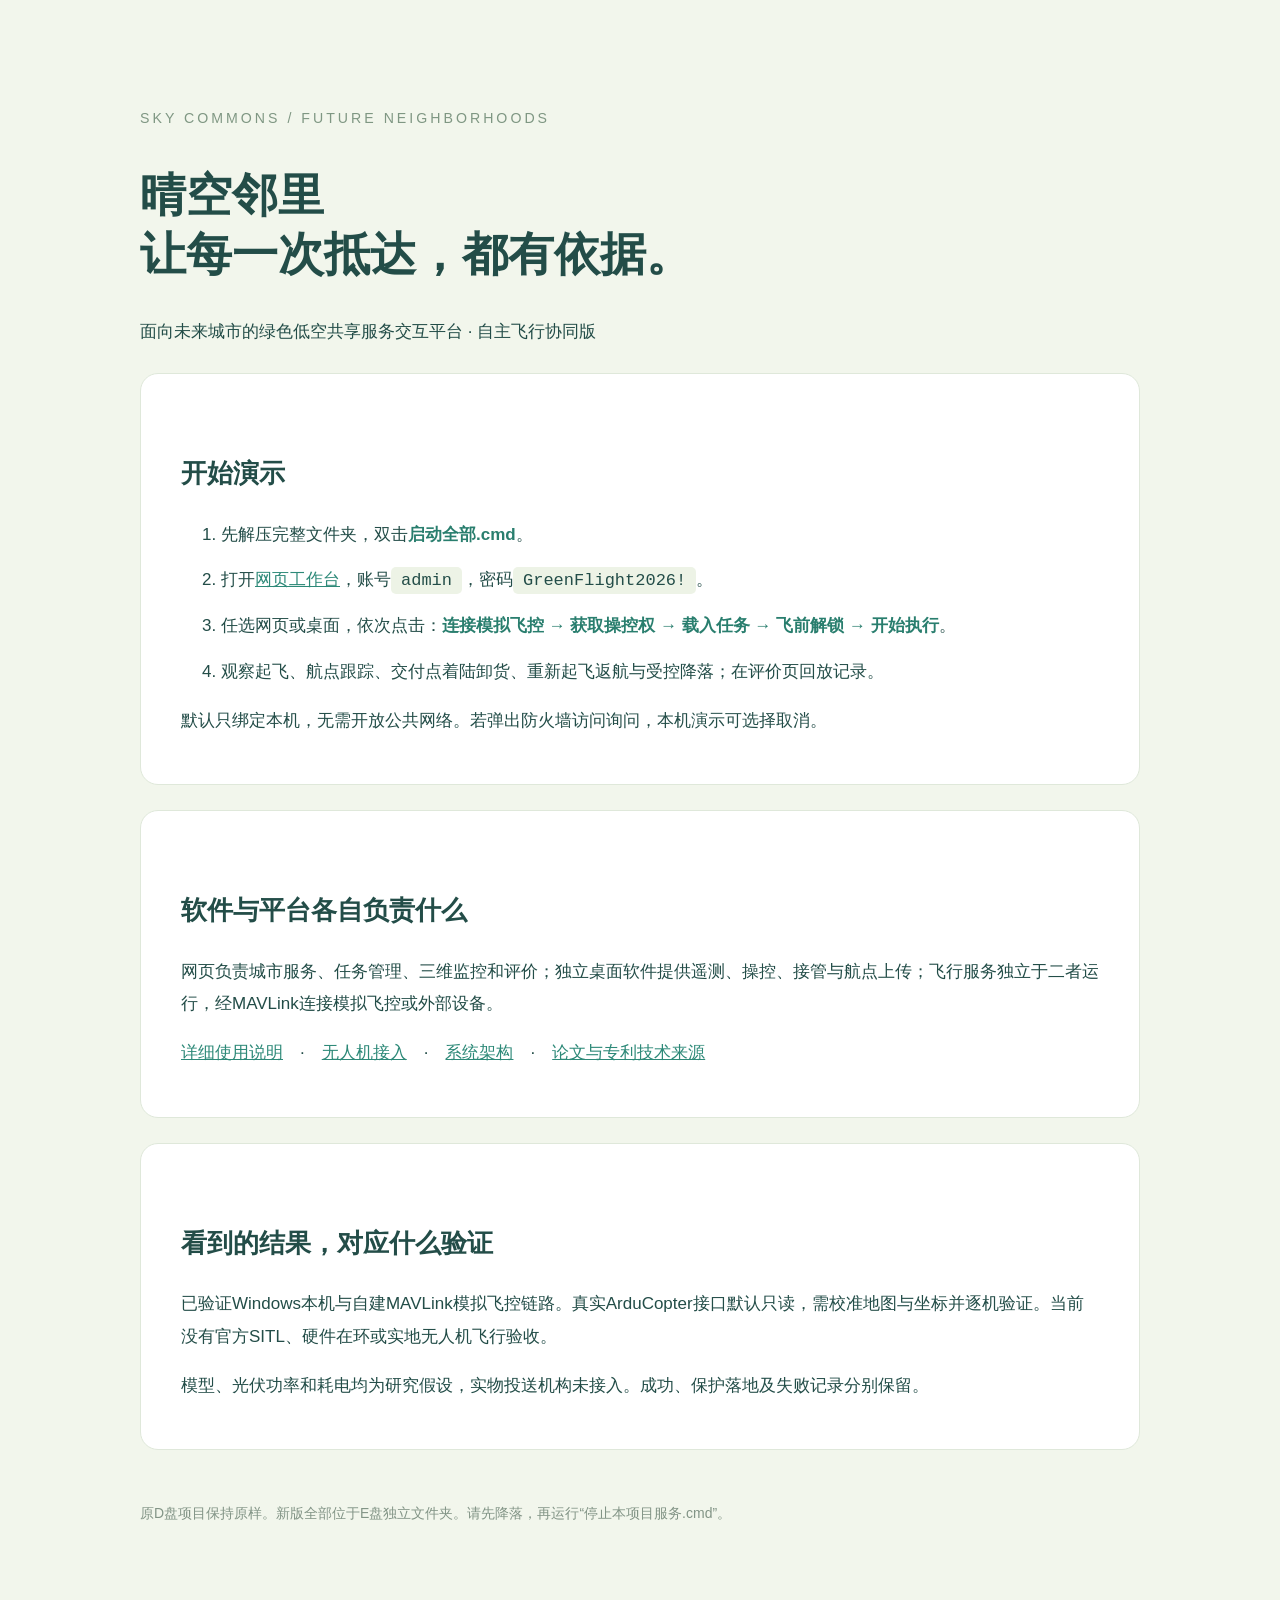
<file: 使用说明.html>
<!doctype html><html lang="zh-CN"><meta charset="utf-8"><meta name="viewport" content="width=device-width"><title>晴空邻里 · 开始使用</title><style>body{background:#f2f6ec;color:#234d48;font:17px/1.9 "Microsoft YaHei",sans-serif;margin:0;padding:8vw}main{max-width:1000px;margin:auto}small{color:#7f9783;letter-spacing:3px}h1{font-size:46px;line-height:1.3}h2{margin-top:45px}article{padding:30px 40px;border:1px solid #dfe8da;background:#fff;border-radius:18px;margin:25px 0}b{color:#297e6e}a{color:#2d8978}li{margin:13px 0}code{background:#edf3e6;padding:4px 10px;border-radius:5px}footer{font-size:14px;color:#829486;margin-top:50px}</style><main><small>SKY COMMONS / FUTURE NEIGHBORHOODS</small><h1>晴空邻里<br>让每一次抵达，都有依据。</h1><p>面向未来城市的绿色低空共享服务交互平台 · 自主飞行协同版</p><article><h2>开始演示</h2><ol><li>先解压完整文件夹，双击<b>启动全部.cmd</b>。</li><li>打开<a href="http://127.0.0.1:19051/">网页工作台</a>，账号<code>admin</code>，密码<code>GreenFlight2026!</code>。</li><li>任选网页或桌面，依次点击：<b>连接模拟飞控 → 获取操控权 → 载入任务 → 飞前解锁 → 开始执行</b>。</li><li>观察起飞、航点跟踪、交付点着陆卸货、重新起飞返航与受控降落；在评价页回放记录。</li></ol><p>默认只绑定本机，无需开放公共网络。若弹出防火墙访问询问，本机演示可选择取消。</p></article><article><h2>软件与平台各自负责什么</h2><p>网页负责城市服务、任务管理、三维监控和评价；独立桌面软件提供遥测、操控、接管与航点上传；飞行服务独立于二者运行，经MAVLink连接模拟飞控或外部设备。</p><p><a href="docs/平台与飞行软件使用说明.txt">详细使用说明</a>　·　<a href="docs/无人机接入与验证边界.txt">无人机接入</a>　·　<a href="docs/系统架构与模块说明.txt">系统架构</a>　·　<a href="docs/技术来源与实现对照.txt">论文与专利技术来源</a></p></article><article><h2>看到的结果，对应什么验证</h2><p>已验证Windows本机与自建MAVLink模拟飞控链路。真实ArduCopter接口默认只读，需校准地图与坐标并逐机验证。当前没有官方SITL、硬件在环或实地无人机飞行验收。</p><p>模型、光伏功率和耗电均为研究假设，实物投送机构未接入。成功、保护落地及失败记录分别保留。</p></article><footer>原D盘项目保持原样。新版全部位于E盘独立文件夹。请先降落，再运行“停止本项目服务.cmd”。</footer></main></html>
</file>
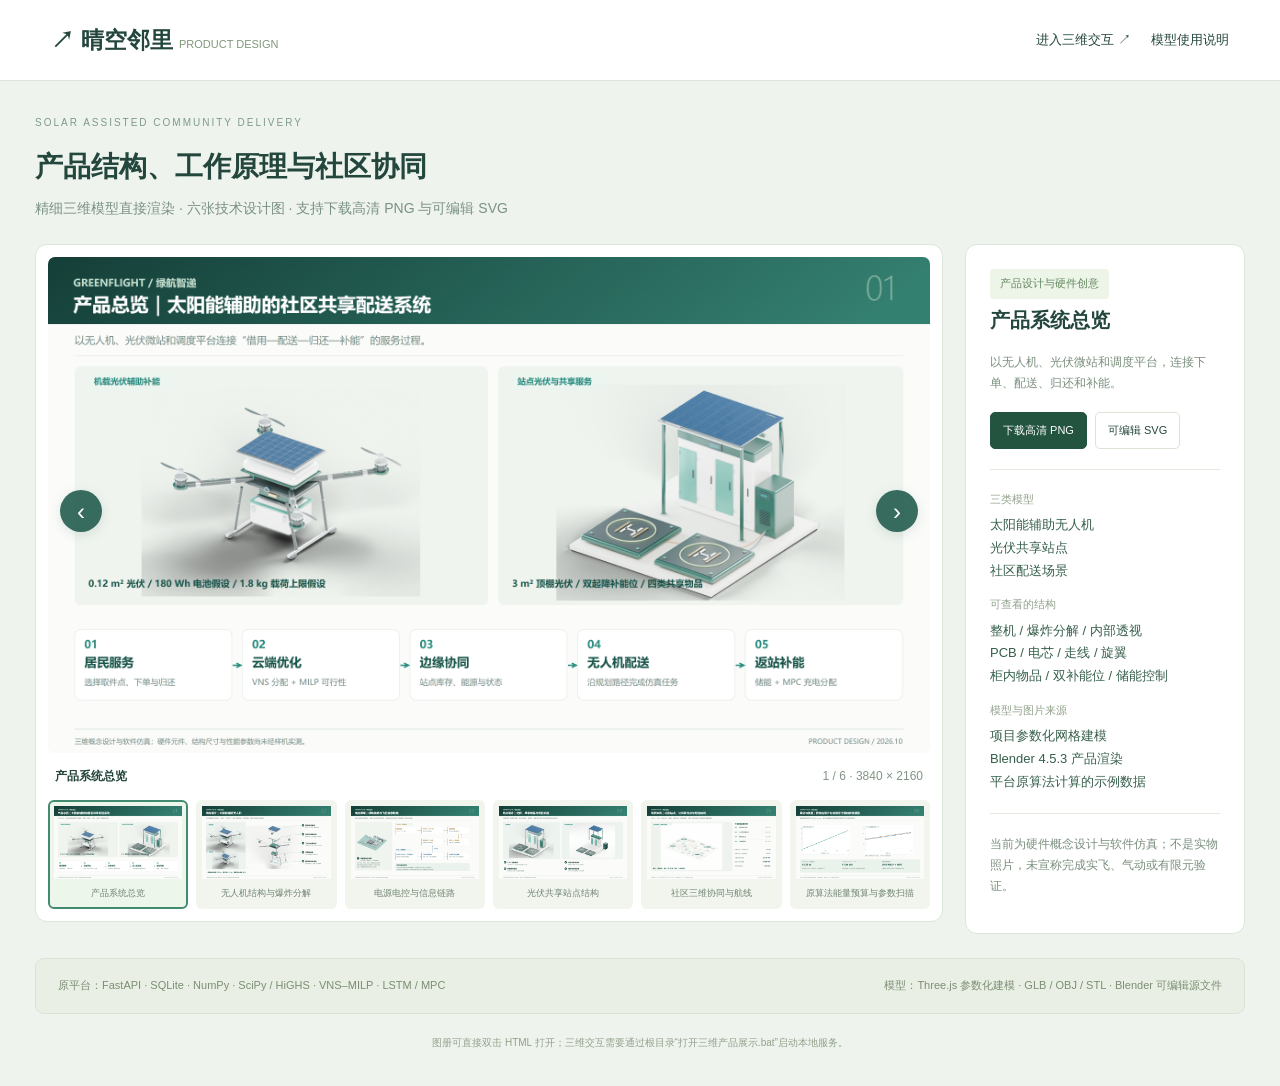
<file: frontend/model3d/design.html>
<!doctype html><html lang="zh-CN"><head><meta charset="utf-8"><meta name="viewport" content="width=device-width,initial-scale=1"><title>晴空邻里 · 产品设计图册</title><link rel="icon" href="data:,"><style>
*{box-sizing:border-box}body{font:14px/1.75 'Microsoft YaHei',sans-serif;color:#23463d;margin:0;background:#eff3ee}a{color:inherit;text-decoration:none}button{font:inherit;cursor:pointer}header{padding:20px 4vw;background:#fff;border-bottom:1px solid #dce5dc;display:flex;justify-content:space-between;align-items:center;gap:20px}header b{font-size:23px}nav{display:flex;gap:20px;font-size:13px}.wrap{max-width:1690px;padding:28px 35px 35px;margin:auto}.eyebrow{font-size:10px;letter-spacing:2px;color:#7e9a8c}h1{font-size:28px;margin:8px 0 5px}.intro{color:#7a9184;margin:0 0 24px}.layout{display:grid;grid-template-columns:minmax(0,1fr) 280px;gap:22px;align-items:start}.gallery{background:#fff;border:1px solid #dce6db;border-radius:12px;padding:12px}.hero{position:relative;background:#f7f9f5;aspect-ratio:16/9;border-radius:7px;overflow:hidden}.hero img{width:100%;height:100%;object-fit:contain;display:block}.arrow{position:absolute;top:47%;border:0;background:#1d5748df;color:white;border-radius:50%;width:42px;height:42px;font-size:24px;box-shadow:0 3px 12px #23452c20}.arrow.prev{left:12px}.arrow.next{right:12px}.caption{display:flex;justify-content:space-between;gap:15px;padding:13px 7px;font-size:12px}.caption span{color:#809486}.thumbs{display:grid;grid-template-columns:repeat(6,1fr);gap:8px}.thumbs button{border:2px solid transparent;background:#f1f5ee;padding:4px;border-radius:6px;overflow:hidden;color:#718473}.thumbs button.active{border-color:#428b70;background:#edf6eb}.thumbs img{width:100%;aspect-ratio:16/9;object-fit:contain;display:block}.thumbs small{font-size:9px;white-space:nowrap}aside{background:#fff;border:1px solid #dce6db;border-radius:12px;padding:24px}aside h2{font-size:20px;margin:4px 0 14px}.tag{font-size:11px;background:#edf5e8;color:#64875f;padding:5px 10px;border-radius:4px;display:inline-block}.line{border-top:1px solid #e4eade;margin:20px 0}dl{margin:0}dt{color:#91a18c;font-size:11px;margin-top:13px}dd{margin:5px 0;color:#365f4b;font-size:13px}aside p{font-size:12px;color:#7a8f7d}.downloads{display:flex;gap:8px;margin-top:18px;flex-wrap:wrap}.downloads a{padding:8px 12px;border:1px solid #dce5d5;border-radius:5px;font-size:11px}.downloads a.primary{background:#235440;color:white;border-color:#235440}.sources{margin-top:24px;background:#e9efe4;border:1px solid #dae4d3;border-radius:9px;padding:17px 22px;font-size:11px;color:#7c8e74;display:flex;justify-content:space-between;gap:25px}footer{margin:20px 0 0;color:#91a18a;font-size:10px;text-align:center}a:focus-visible,button:focus-visible{outline:3px solid #9db87d;outline-offset:3px}@media(max-width:1000px){.layout{grid-template-columns:1fr}aside{display:grid;grid-template-columns:1fr 1fr;gap:0 30px}.line{display:none}.wrap{padding:20px}}@media(max-width:600px){header{padding:15px;flex-wrap:wrap}header b{font-size:20px}nav{font-size:11px;gap:16px}h1{font-size:23px}.wrap{padding:20px 10px}.gallery{padding:6px}.caption{font-size:10px}.thumbs{grid-template-columns:repeat(3,1fr)}.arrow{width:30px;height:30px;font-size:18px;top:45%}.arrow.prev{left:5px}.arrow.next{right:5px}aside{grid-template-columns:1fr;padding:20px}.sources{display:block}.sources div+div{margin-top:8px}.intro{font-size:12px}.thumbs small{font-size:10px}}
</style></head><body><header><b>↗ 晴空邻里 <small style="font-size:11px;font-weight:400;color:#81977c">PRODUCT DESIGN</small></b><nav><a id="viewer-link" href="index.html">进入三维交互 ↗</a><a href="使用说明.html">模型使用说明</a></nav></header><main class="wrap"><span class="eyebrow">SOLAR ASSISTED COMMUNITY DELIVERY</span><h1>产品结构、工作原理与社区协同</h1><p class="intro">精细三维模型直接渲染 · 六张技术设计图 · 支持下载高清 PNG 与可编辑 SVG</p><div class="layout"><section class="gallery"><div class="hero"><img id="hero-image" alt="产品系统总览"><button class="arrow prev" aria-label="上一张">‹</button><button class="arrow next" aria-label="下一张">›</button></div><div class="caption"><b id="caption"></b><span id="counter"></span></div><div class="thumbs" id="thumbs"></div></section><aside><div><span class="tag">产品设计与硬件创意</span><h2 id="info-title"></h2><p id="info-body"></p><div class="downloads"><a id="png-link" class="primary" download>下载高清 PNG</a><a id="svg-link" download>可编辑 SVG</a></div></div><div><div class="line"></div><dl><dt>三类模型</dt><dd>太阳能辅助无人机<br>光伏共享站点<br>社区配送场景</dd><dt>可查看的结构</dt><dd>整机 / 爆炸分解 / 内部透视<br>PCB / 电芯 / 走线 / 旋翼<br>柜内物品 / 双补能位 / 储能控制</dd><dt>模型与图片来源</dt><dd>项目参数化网格建模<br>Blender 4.5.3 产品渲染<br>平台原算法计算的示例数据</dd></dl><div class="line"></div><p>当前为硬件概念设计与软件仿真；不是实物照片，未宣称完成实飞、气动或有限元验证。</p></div></aside></div><section class="sources"><div>原平台：FastAPI · SQLite · NumPy · SciPy / HiGHS · VNS–MILP · LSTM / MPC</div><div>模型：Three.js 参数化建模 · GLB / OBJ / STL · Blender 可编辑源文件</div></section><footer>图册可直接双击 HTML 打开；三维交互需要通过根目录“打开三维产品展示.bat”启动本地服务。</footer></main>
<script>
const entries=[['01_产品系统总览','产品系统总览','以无人机、光伏微站和调度平台，连接下单、配送、归还和补能。'],['02_无人机结构与爆炸分解','无人机结构与爆炸分解','实际建模的光伏层、机架、电子模块、电池、载荷舱与起落架，通过分层图解说明装配关系。'],['03_电源电控与信息链路','电源电控与信息链路','区分供电与信号路径，展示机载光伏、MPPT、电池、飞控与动力模块之间的概念连接。'],['04_光伏共享站点结构','光伏共享站点结构','后置光伏与柜体、前置双补能位，展示共享物品、充电触点、储能和边缘控制。'],['05_社区三维协同与航线','社区三维协同与航线','社区地图使用原平台坐标；示例航线与任务数据由原 VNS–MILP 计算。'],['06_原算法能量预算与参数扫描','原算法能量预算与参数扫描','调用平台 flight_energy，给出辅助光伏量级及载荷对净能耗的影响，保留参数与数据来源。']];
let current=0;const $=s=>document.querySelector(s);const dir='design-assets/';
entries.forEach((e,i)=>{const b=document.createElement('button'),im=document.createElement('img'),small=document.createElement('small');im.src=dir+e[0]+'.png';im.alt=e[1];small.textContent=e[1];b.append(im,small);b.onclick=()=>show(i);$('#thumbs').append(b);});
function show(i){current=(i+entries.length)%entries.length;const e=entries[current];$('#hero-image').src=dir+e[0]+'.png';$('#hero-image').alt=e[1];$('#caption').textContent=e[1];$('#counter').textContent=`${current+1} / ${entries.length} · 3840 × 2160` ;$('#info-title').textContent=e[1];$('#info-body').textContent=e[2];$('#png-link').href=dir+e[0]+'.png';$('#svg-link').href=dir+e[0]+'.svg';document.querySelectorAll('#thumbs button').forEach((b,j)=>b.classList.toggle('active',j===current));}
$('.prev').onclick=()=>show(current-1);$('.next').onclick=()=>show(current+1);document.addEventListener('keydown',e=>{if(e.key==='ArrowLeft')show(current-1);if(e.key==='ArrowRight')show(current+1);});if(location.protocol==='file:')$('#viewer-link').href='http://127.0.0.1:8765/assets/model3d/index.html';show(0);
</script></body></html>
</file>
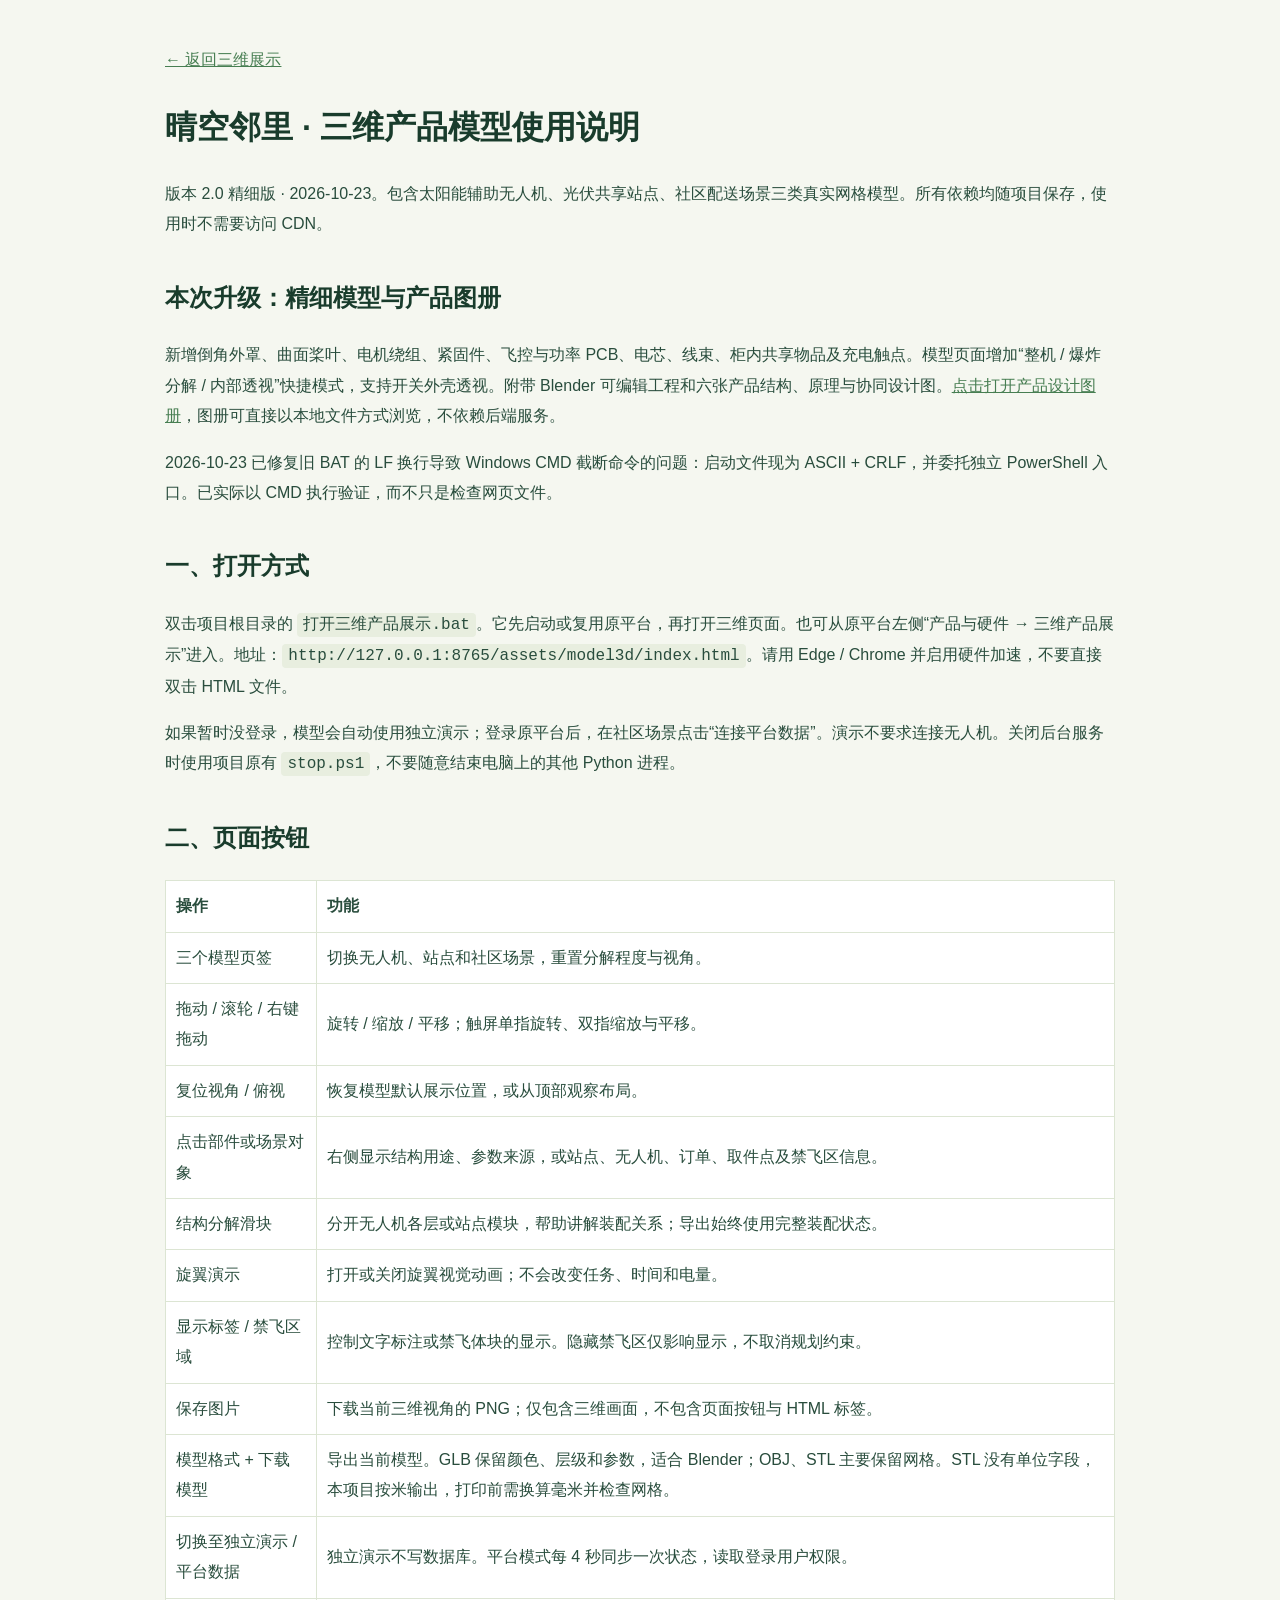
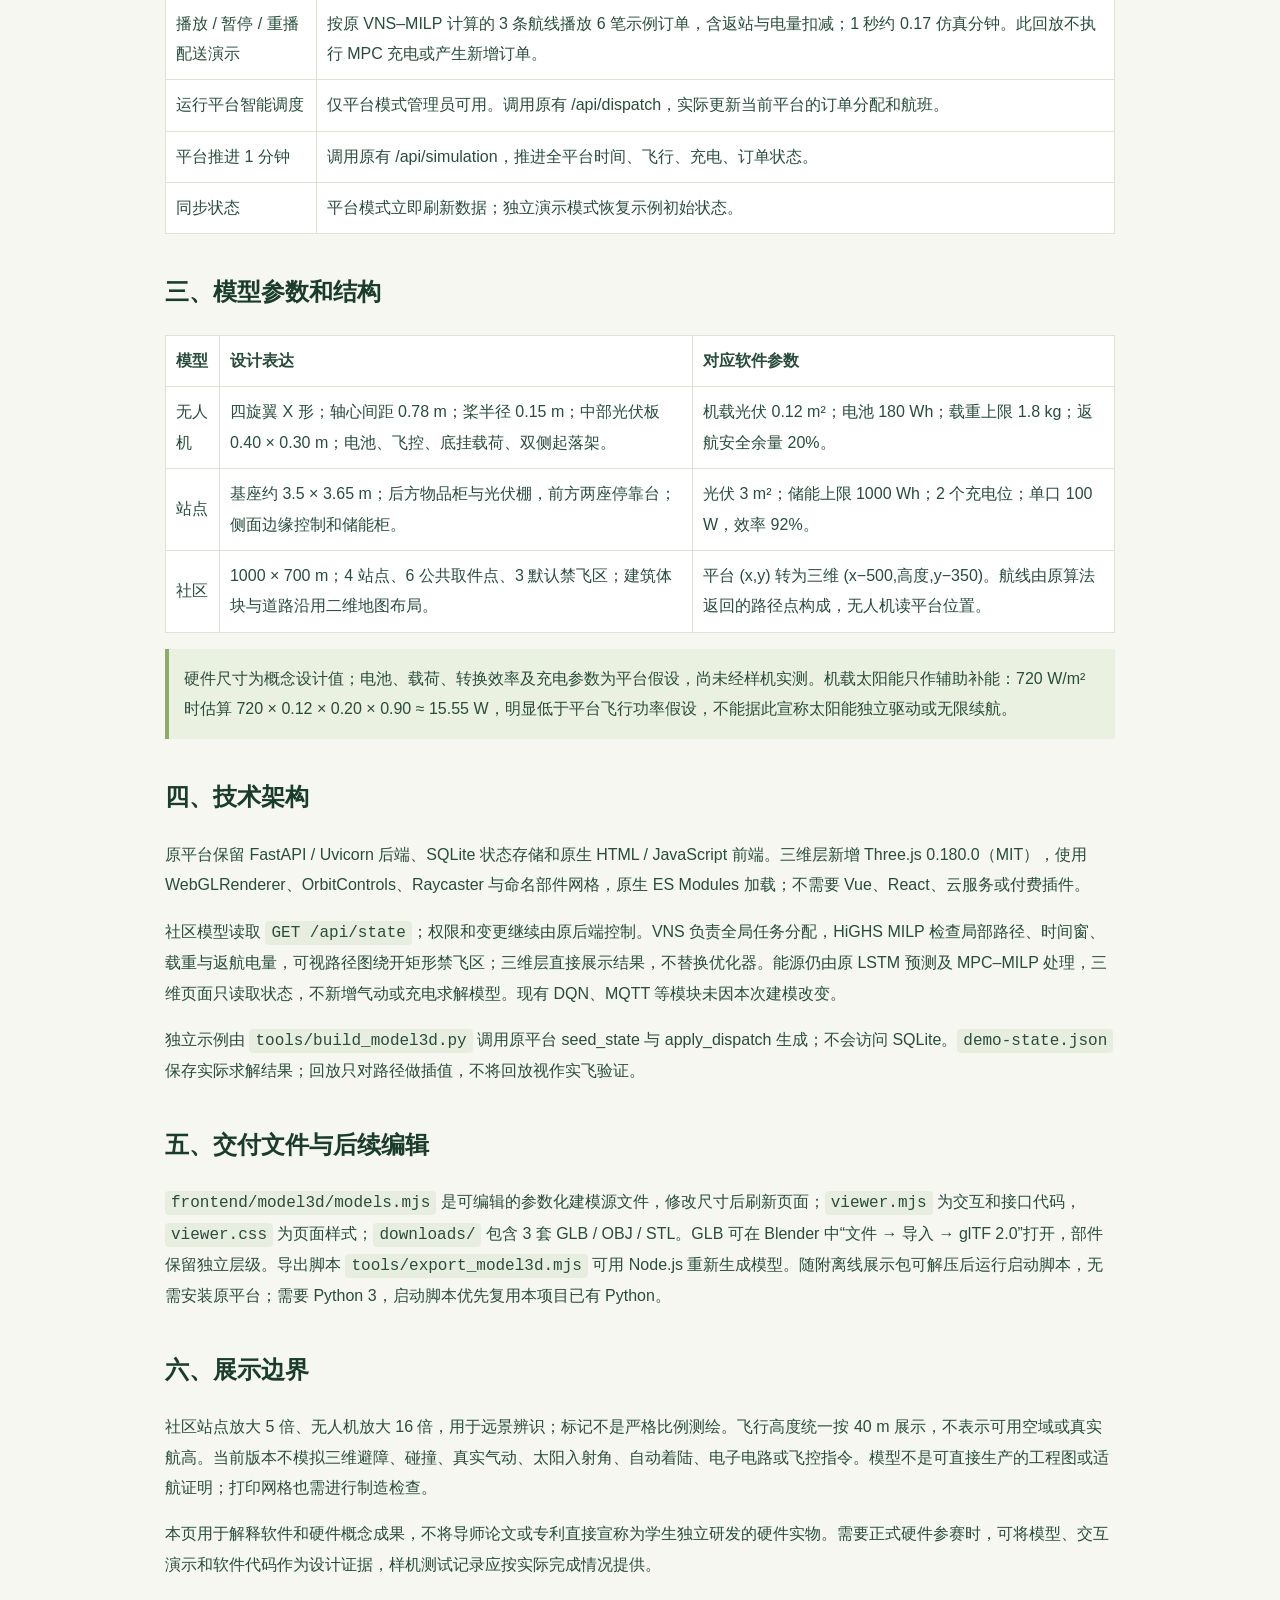
<file: frontend/model3d/使用说明.html>
<!doctype html><html lang="zh-CN"><meta charset="utf-8"><meta name="viewport" content="width=device-width,initial-scale=1"><title>晴空邻里三维模型使用说明</title><style>body{font:16px/1.9 'Microsoft YaHei',sans-serif;max-width:950px;margin:45px auto;padding:0 24px;color:#294d3d;background:#f5f7f0}h1,h2{color:#193c2c}h2{margin-top:35px}table{width:100%;border-collapse:collapse;background:white}td,th{border:1px solid #dce5d3;padding:10px;text-align:left}a{color:#477e52}code{background:#e8eedf;padding:3px 6px;border-radius:4px}.note{border-left:4px solid #8eab68;background:#ebf1e1;padding:15px}</style><a href="./index.html">← 返回三维展示</a><h1>晴空邻里 · 三维产品模型使用说明</h1><p>版本 2.0 精细版 · 2026-10-23。包含太阳能辅助无人机、光伏共享站点、社区配送场景三类真实网格模型。所有依赖均随项目保存，使用时不需要访问 CDN。</p>
<h2>本次升级：精细模型与产品图册</h2><p>新增倒角外罩、曲面桨叶、电机绕组、紧固件、飞控与功率 PCB、电芯、线束、柜内共享物品及充电触点。模型页面增加“整机 / 爆炸分解 / 内部透视”快捷模式，支持开关外壳透视。附带 Blender 可编辑工程和六张产品结构、原理与协同设计图。<a href="design.html">点击打开产品设计图册</a>，图册可直接以本地文件方式浏览，不依赖后端服务。</p><p>2026-10-23 已修复旧 BAT 的 LF 换行导致 Windows CMD 截断命令的问题：启动文件现为 ASCII + CRLF，并委托独立 PowerShell 入口。已实际以 CMD 执行验证，而不只是检查网页文件。</p><h2>一、打开方式</h2><p>双击项目根目录的 <code>打开三维产品展示.bat</code>。它先启动或复用原平台，再打开三维页面。也可从原平台左侧“产品与硬件 → 三维产品展示”进入。地址：<code>http://127.0.0.1:8765/assets/model3d/index.html</code>。请用 Edge / Chrome 并启用硬件加速，不要直接双击 HTML 文件。</p><p>如果暂时没登录，模型会自动使用独立演示；登录原平台后，在社区场景点击“连接平台数据”。演示不要求连接无人机。关闭后台服务时使用项目原有 <code>stop.ps1</code>，不要随意结束电脑上的其他 Python 进程。</p>
<h2>二、页面按钮</h2><table><tr><th>操作</th><th>功能</th></tr><tr><td>三个模型页签</td><td>切换无人机、站点和社区场景，重置分解程度与视角。</td></tr><tr><td>拖动 / 滚轮 / 右键拖动</td><td>旋转 / 缩放 / 平移；触屏单指旋转、双指缩放与平移。</td></tr><tr><td>复位视角 / 俯视</td><td>恢复模型默认展示位置，或从顶部观察布局。</td></tr><tr><td>点击部件或场景对象</td><td>右侧显示结构用途、参数来源，或站点、无人机、订单、取件点及禁飞区信息。</td></tr><tr><td>结构分解滑块</td><td>分开无人机各层或站点模块，帮助讲解装配关系；导出始终使用完整装配状态。</td></tr><tr><td>旋翼演示</td><td>打开或关闭旋翼视觉动画；不会改变任务、时间和电量。</td></tr><tr><td>显示标签 / 禁飞区域</td><td>控制文字标注或禁飞体块的显示。隐藏禁飞区仅影响显示，不取消规划约束。</td></tr><tr><td>保存图片</td><td>下载当前三维视角的 PNG；仅包含三维画面，不包含页面按钮与 HTML 标签。</td></tr><tr><td>模型格式 + 下载模型</td><td>导出当前模型。GLB 保留颜色、层级和参数，适合 Blender；OBJ、STL 主要保留网格。STL 没有单位字段，本项目按米输出，打印前需换算毫米并检查网格。</td></tr><tr><td>切换至独立演示 / 平台数据</td><td>独立演示不写数据库。平台模式每 4 秒同步一次状态，读取登录用户权限。</td></tr><tr><td>播放 / 暂停 / 重播配送演示</td><td>按原 VNS–MILP 计算的 3 条航线播放 6 笔示例订单，含返站与电量扣减；1 秒约 0.17 仿真分钟。此回放不执行 MPC 充电或产生新增订单。</td></tr><tr><td>运行平台智能调度</td><td>仅平台模式管理员可用。调用原有 /api/dispatch，实际更新当前平台的订单分配和航班。</td></tr><tr><td>平台推进 1 分钟</td><td>调用原有 /api/simulation，推进全平台时间、飞行、充电、订单状态。</td></tr><tr><td>同步状态</td><td>平台模式立即刷新数据；独立演示模式恢复示例初始状态。</td></tr></table>
<h2>三、模型参数和结构</h2><table><tr><th>模型</th><th>设计表达</th><th>对应软件参数</th></tr><tr><td>无人机</td><td>四旋翼 X 形；轴心间距 0.78 m；桨半径 0.15 m；中部光伏板 0.40 × 0.30 m；电池、飞控、底挂载荷、双侧起落架。</td><td>机载光伏 0.12 m²；电池 180 Wh；载重上限 1.8 kg；返航安全余量 20%。</td></tr><tr><td>站点</td><td>基座约 3.5 × 3.65 m；后方物品柜与光伏棚，前方两座停靠台；侧面边缘控制和储能柜。</td><td>光伏 3 m²；储能上限 1000 Wh；2 个充电位；单口 100 W，效率 92%。</td></tr><tr><td>社区</td><td>1000 × 700 m；4 站点、6 公共取件点、3 默认禁飞区；建筑体块与道路沿用二维地图布局。</td><td>平台 (x,y) 转为三维 (x−500,高度,y−350)。航线由原算法返回的路径点构成，无人机读平台位置。</td></tr></table>
<p class="note">硬件尺寸为概念设计值；电池、载荷、转换效率及充电参数为平台假设，尚未经样机实测。机载太阳能只作辅助补能：720 W/m² 时估算 720 × 0.12 × 0.20 × 0.90 ≈ 15.55 W，明显低于平台飞行功率假设，不能据此宣称太阳能独立驱动或无限续航。</p>
<h2>四、技术架构</h2><p>原平台保留 FastAPI / Uvicorn 后端、SQLite 状态存储和原生 HTML / JavaScript 前端。三维层新增 Three.js 0.180.0（MIT），使用 WebGLRenderer、OrbitControls、Raycaster 与命名部件网格，原生 ES Modules 加载；不需要 Vue、React、云服务或付费插件。</p><p>社区模型读取 <code>GET /api/state</code>；权限和变更继续由原后端控制。VNS 负责全局任务分配，HiGHS MILP 检查局部路径、时间窗、载重与返航电量，可视路径图绕开矩形禁飞区；三维层直接展示结果，不替换优化器。能源仍由原 LSTM 预测及 MPC–MILP 处理，三维页面只读取状态，不新增气动或充电求解模型。现有 DQN、MQTT 等模块未因本次建模改变。</p><p>独立示例由 <code>tools/build_model3d.py</code> 调用原平台 seed_state 与 apply_dispatch 生成；不会访问 SQLite。<code>demo-state.json</code> 保存实际求解结果；回放只对路径做插值，不将回放视作实飞验证。</p>
<h2>五、交付文件与后续编辑</h2><p><code>frontend/model3d/models.mjs</code> 是可编辑的参数化建模源文件，修改尺寸后刷新页面；<code>viewer.mjs</code> 为交互和接口代码，<code>viewer.css</code> 为页面样式；<code>downloads/</code> 包含 3 套 GLB / OBJ / STL。GLB 可在 Blender 中“文件 → 导入 → glTF 2.0”打开，部件保留独立层级。导出脚本 <code>tools/export_model3d.mjs</code> 可用 Node.js 重新生成模型。随附离线展示包可解压后运行启动脚本，无需安装原平台；需要 Python 3，启动脚本优先复用本项目已有 Python。</p>
<h2>六、展示边界</h2><p>社区站点放大 5 倍、无人机放大 16 倍，用于远景辨识；标记不是严格比例测绘。飞行高度统一按 40 m 展示，不表示可用空域或真实航高。当前版本不模拟三维避障、碰撞、真实气动、太阳入射角、自动着陆、电子电路或飞控指令。模型不是可直接生产的工程图或适航证明；打印网格也需进行制造检查。</p><p>本页用于解释软件和硬件概念成果，不将导师论文或专利直接宣称为学生独立研发的硬件实物。需要正式硬件参赛时，可将模型、交互演示和软件代码作为设计证据，样机测试记录应按实际完成情况提供。</p></html>
</file>
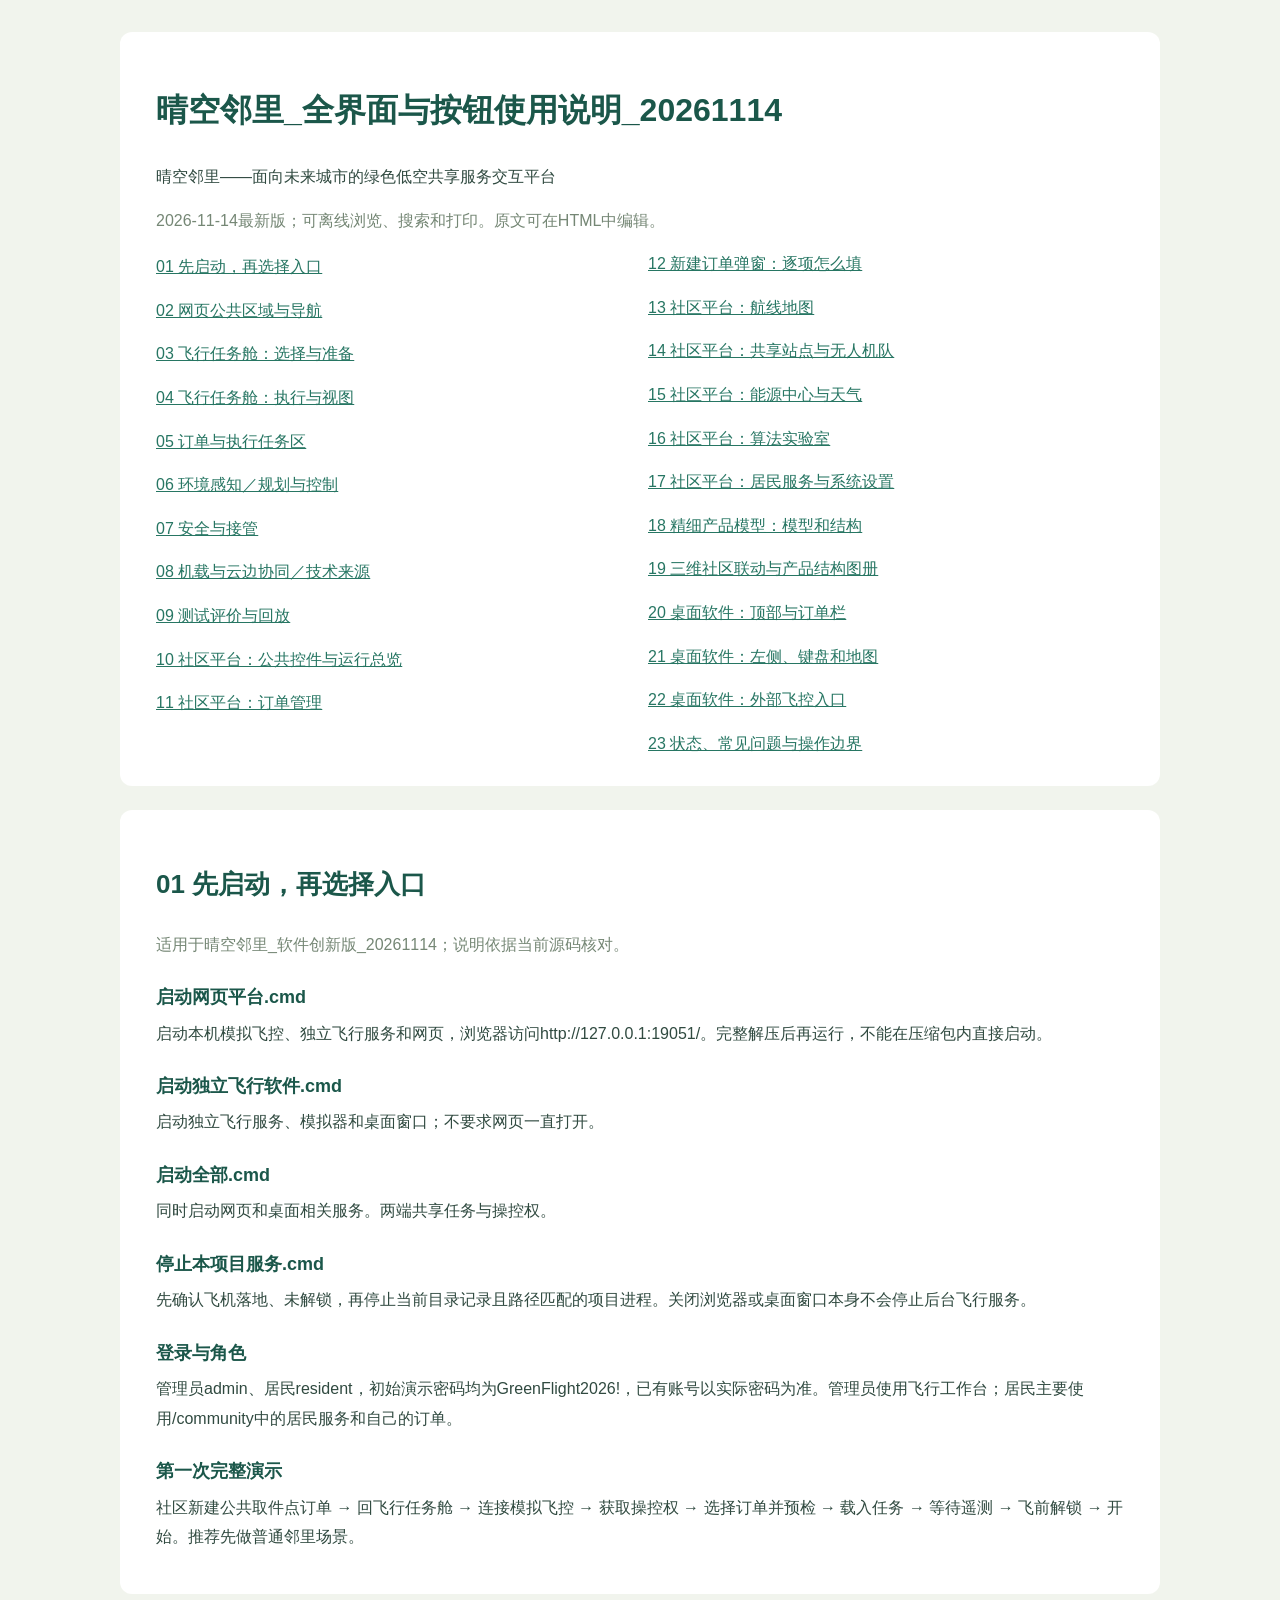
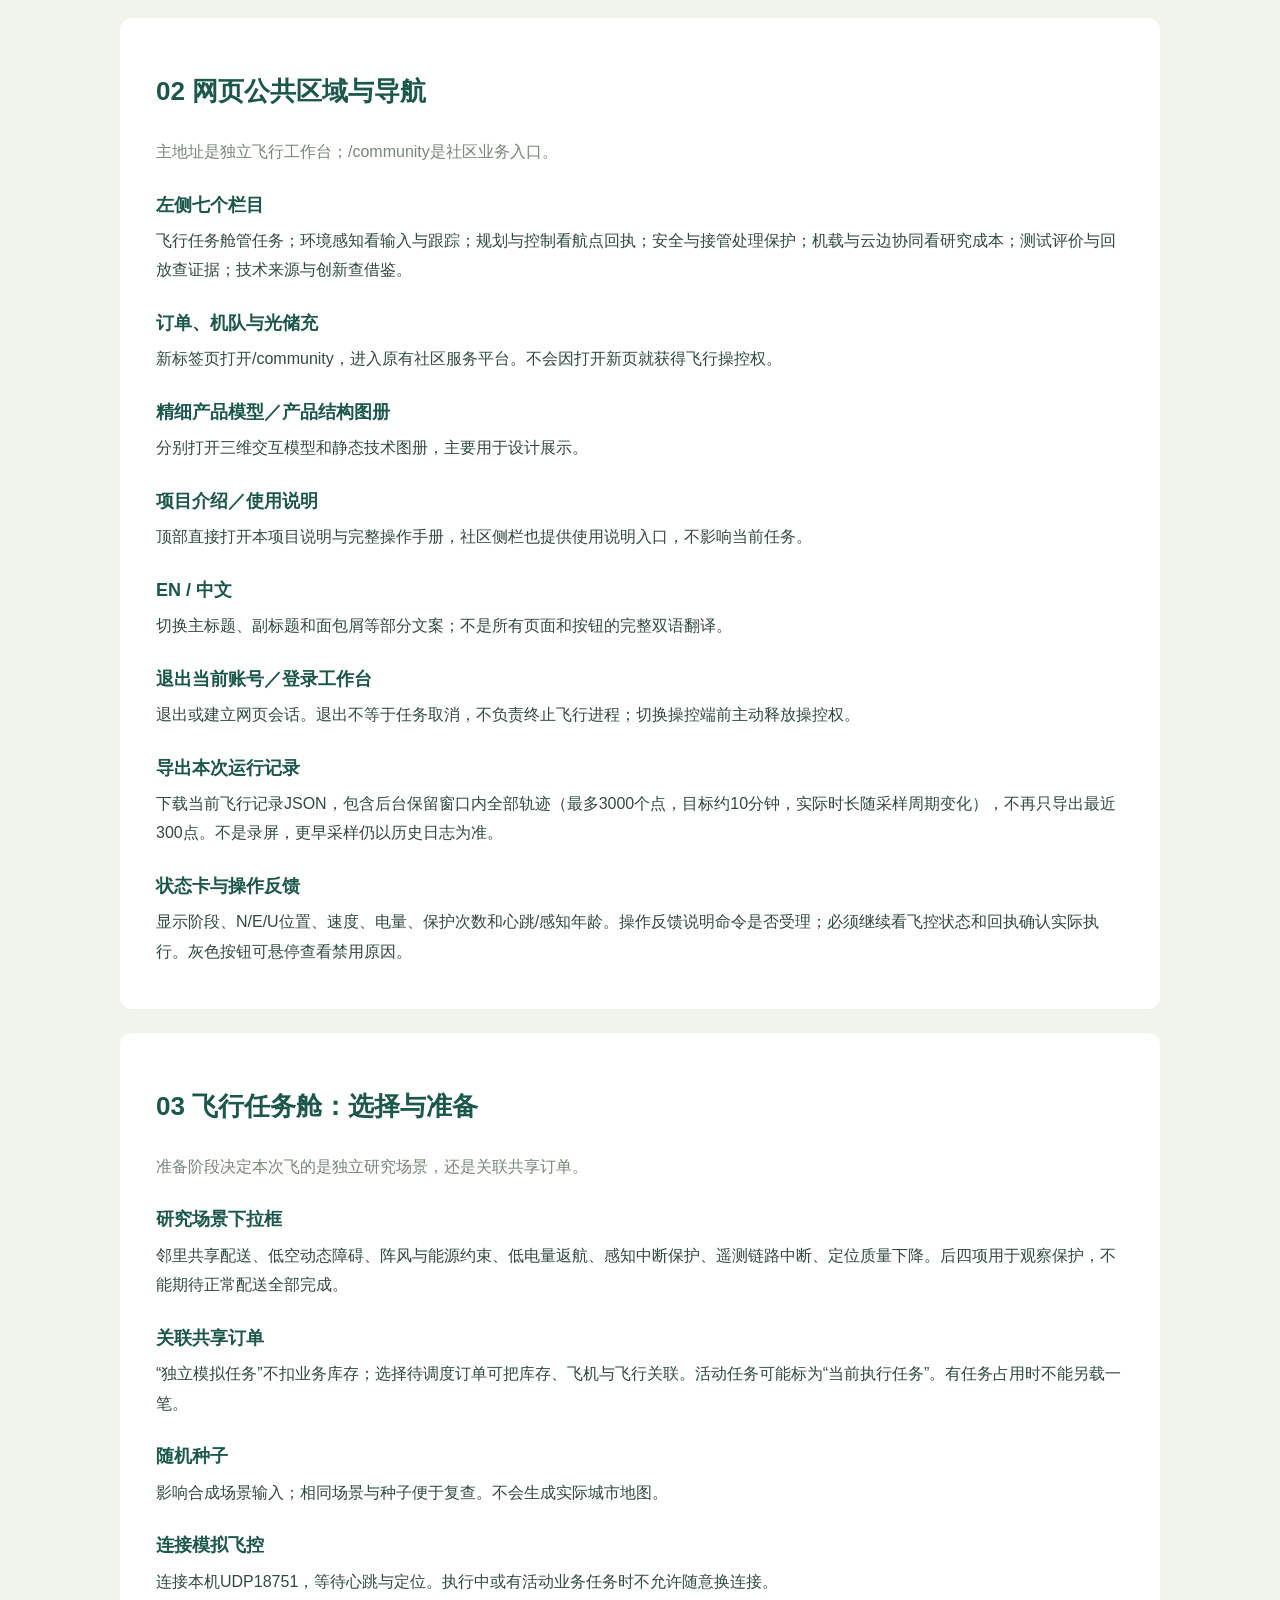
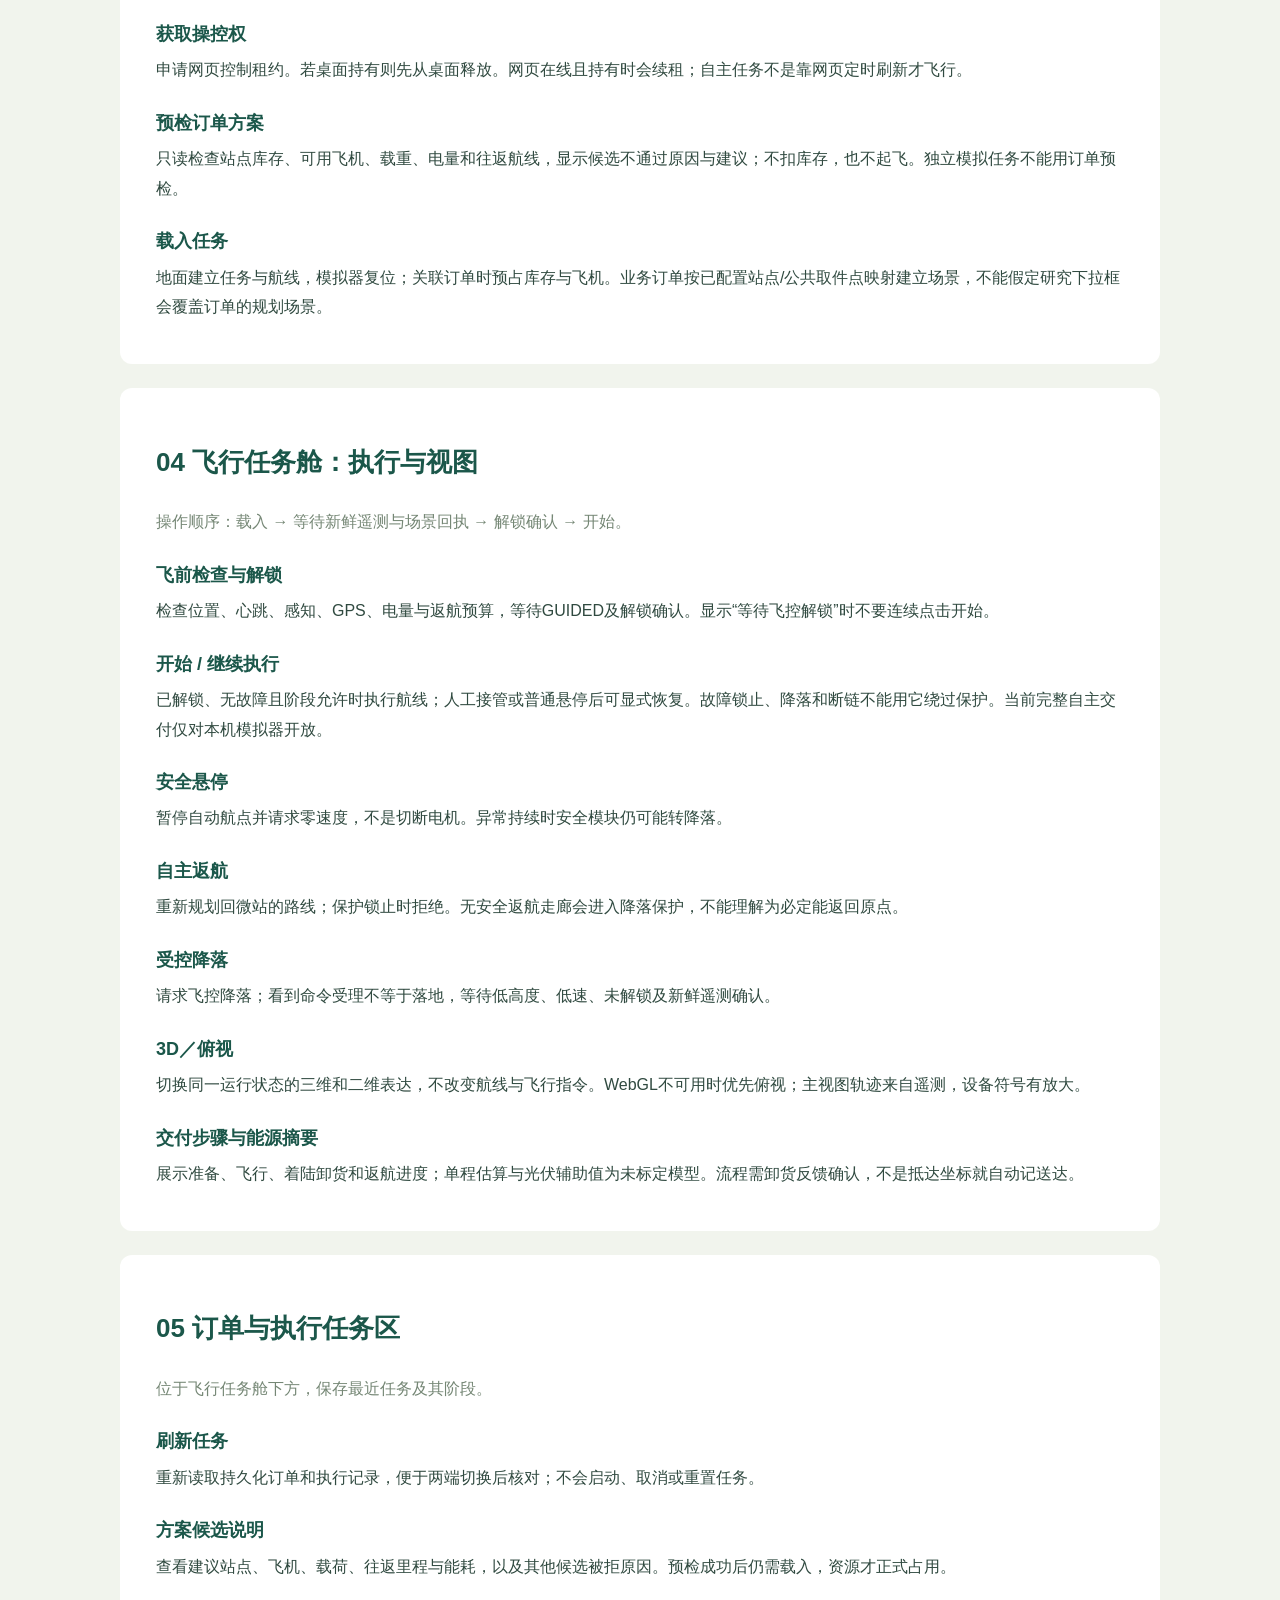
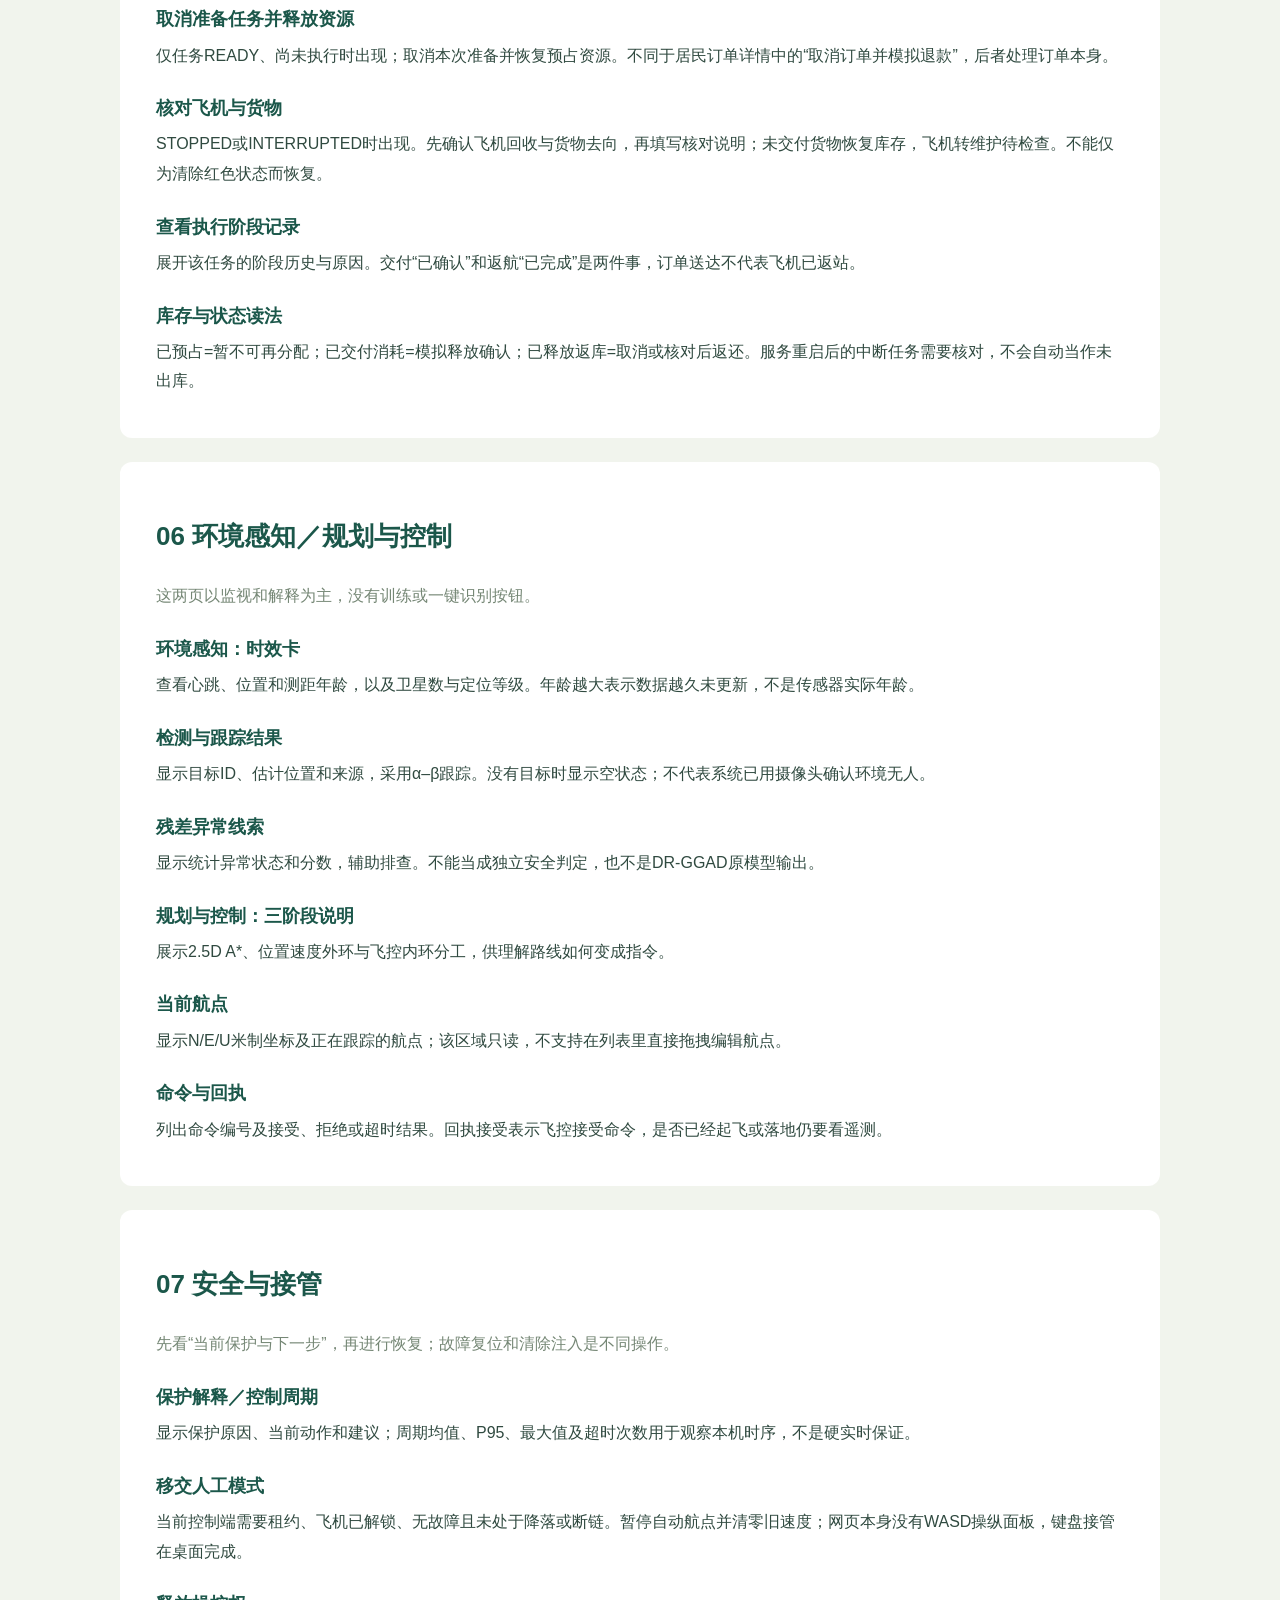
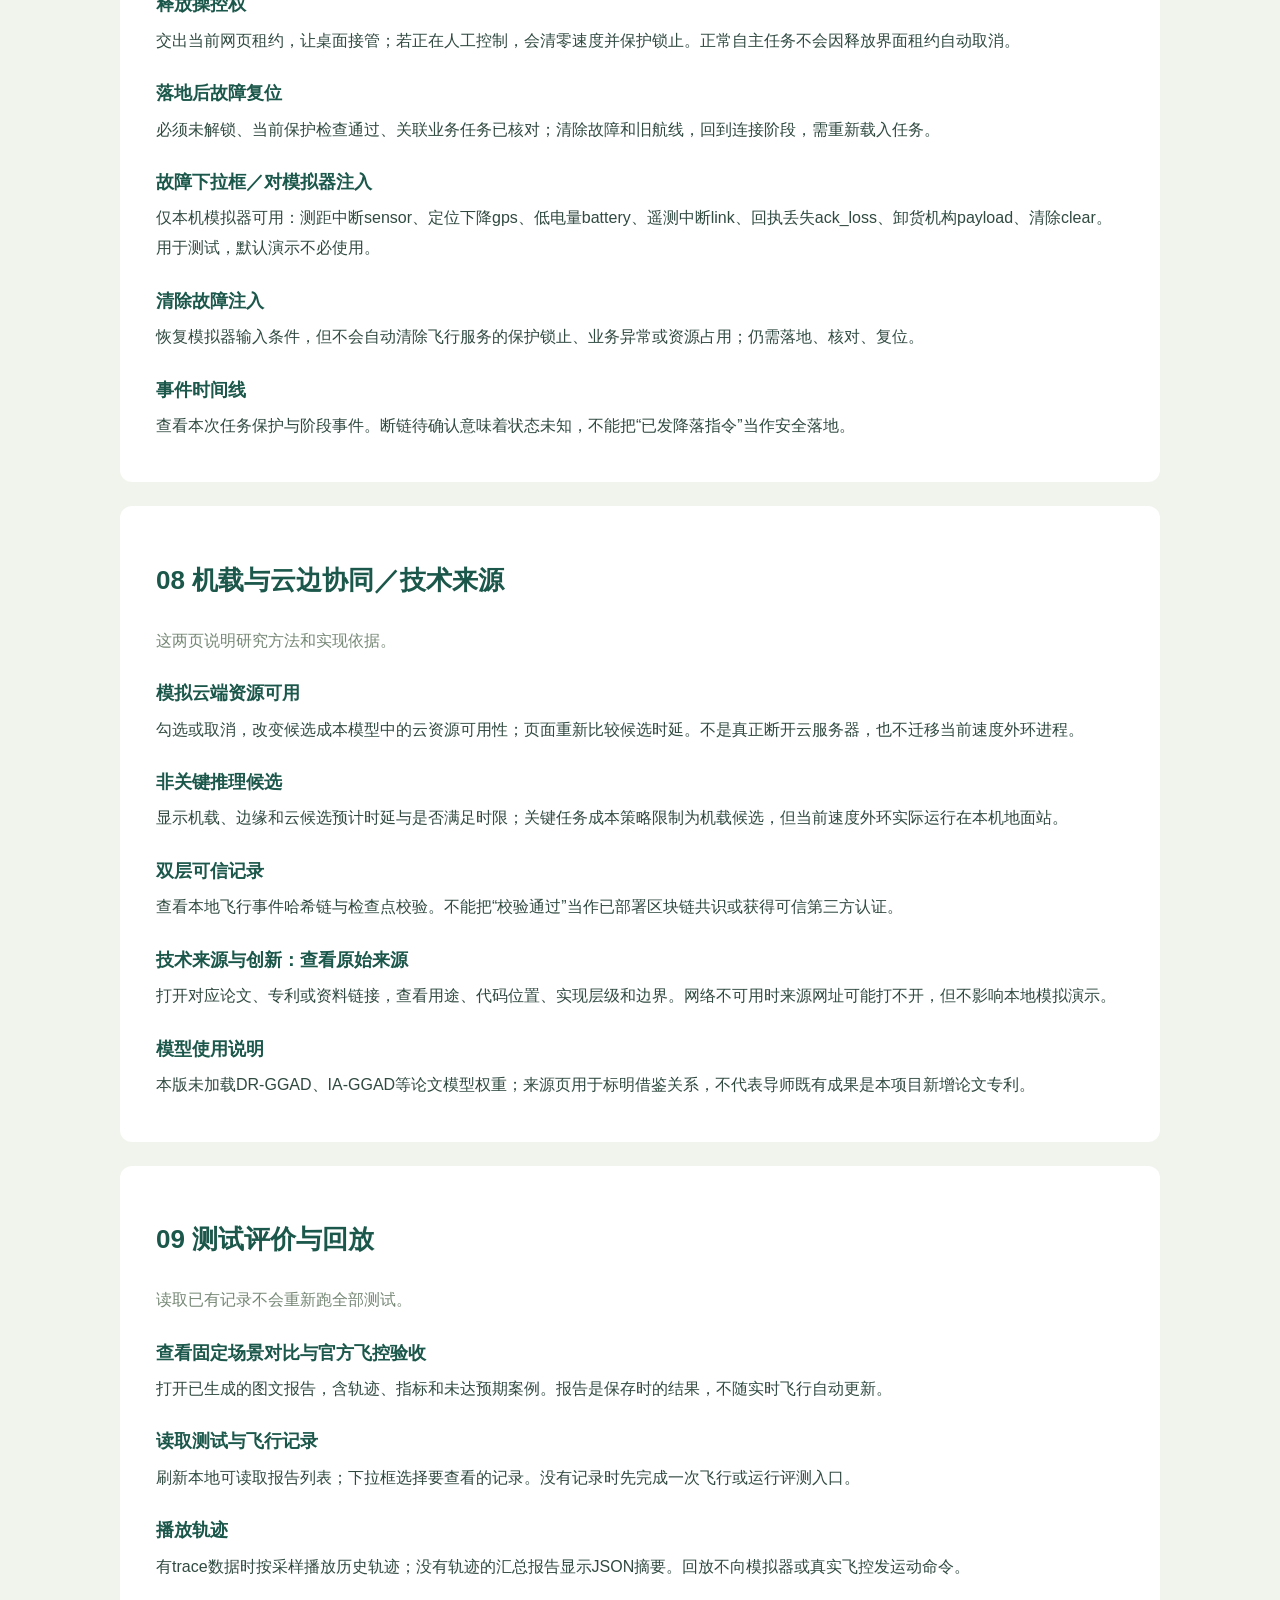
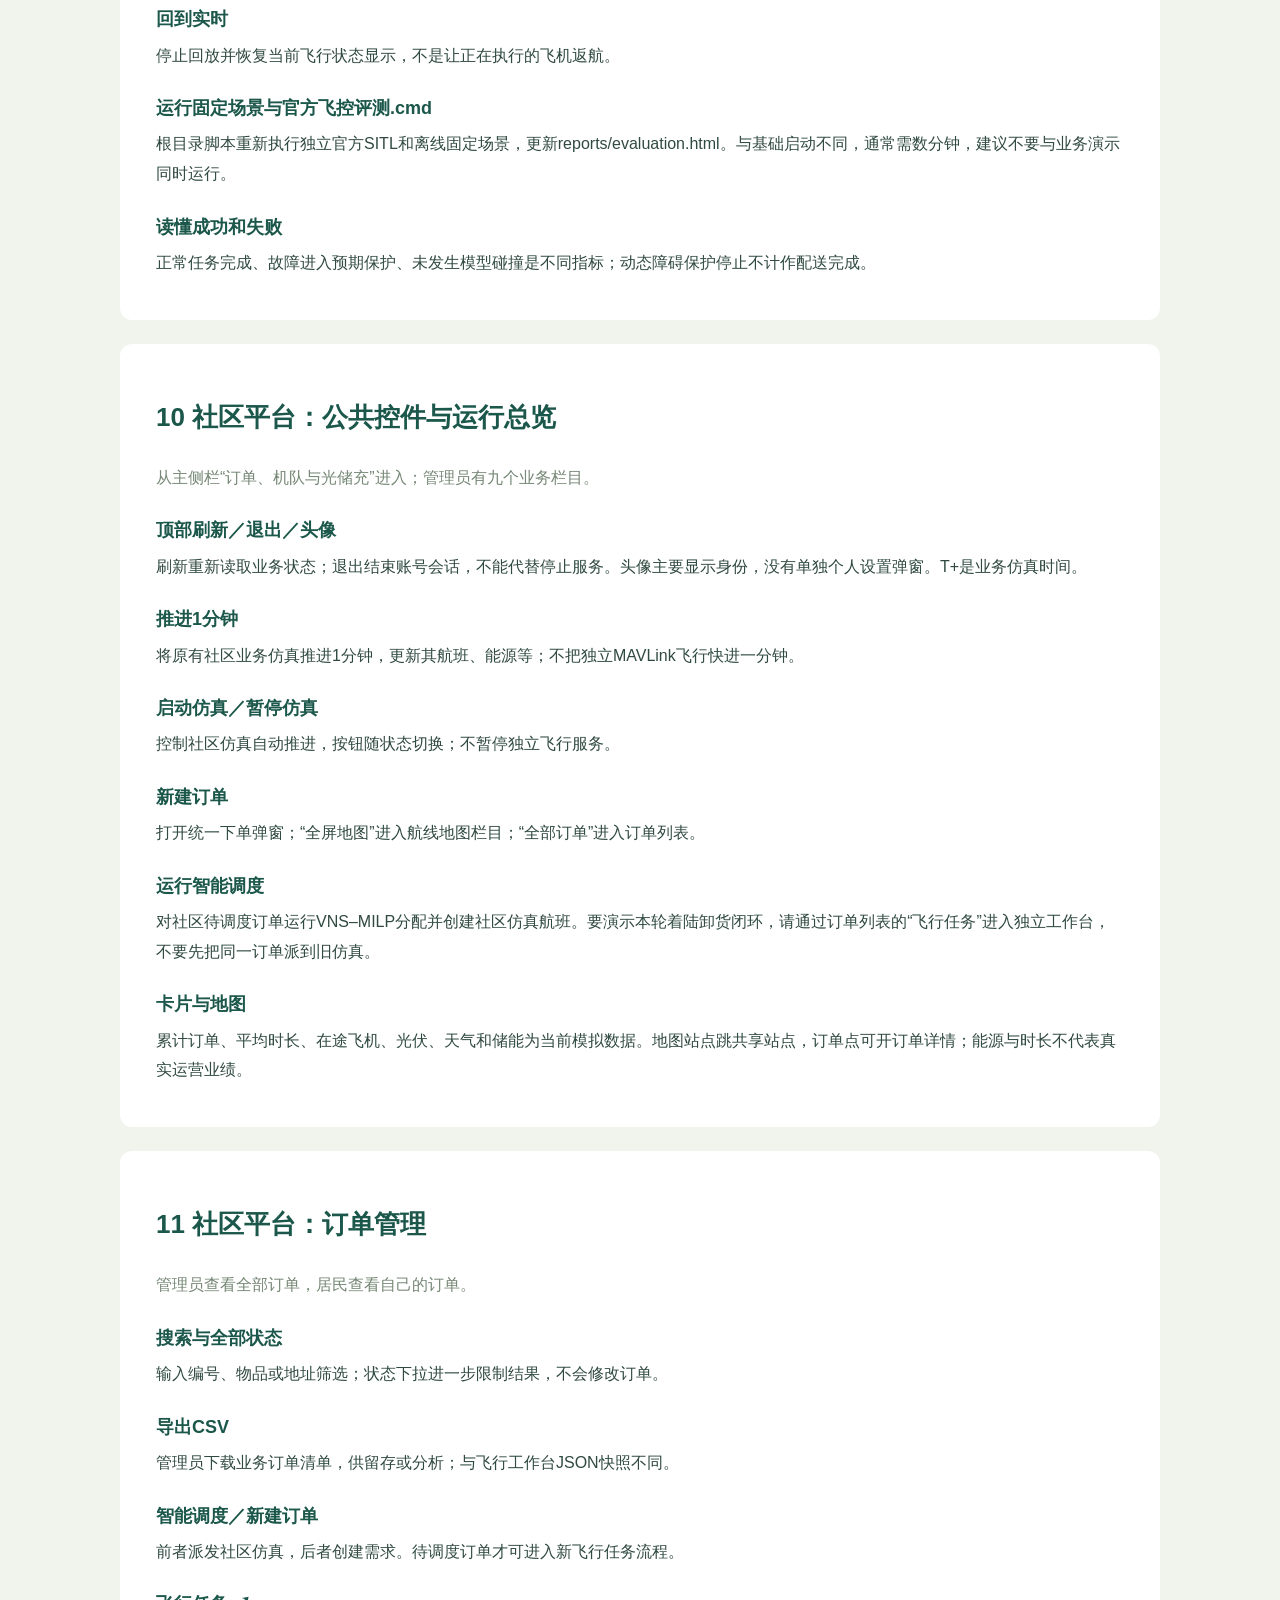
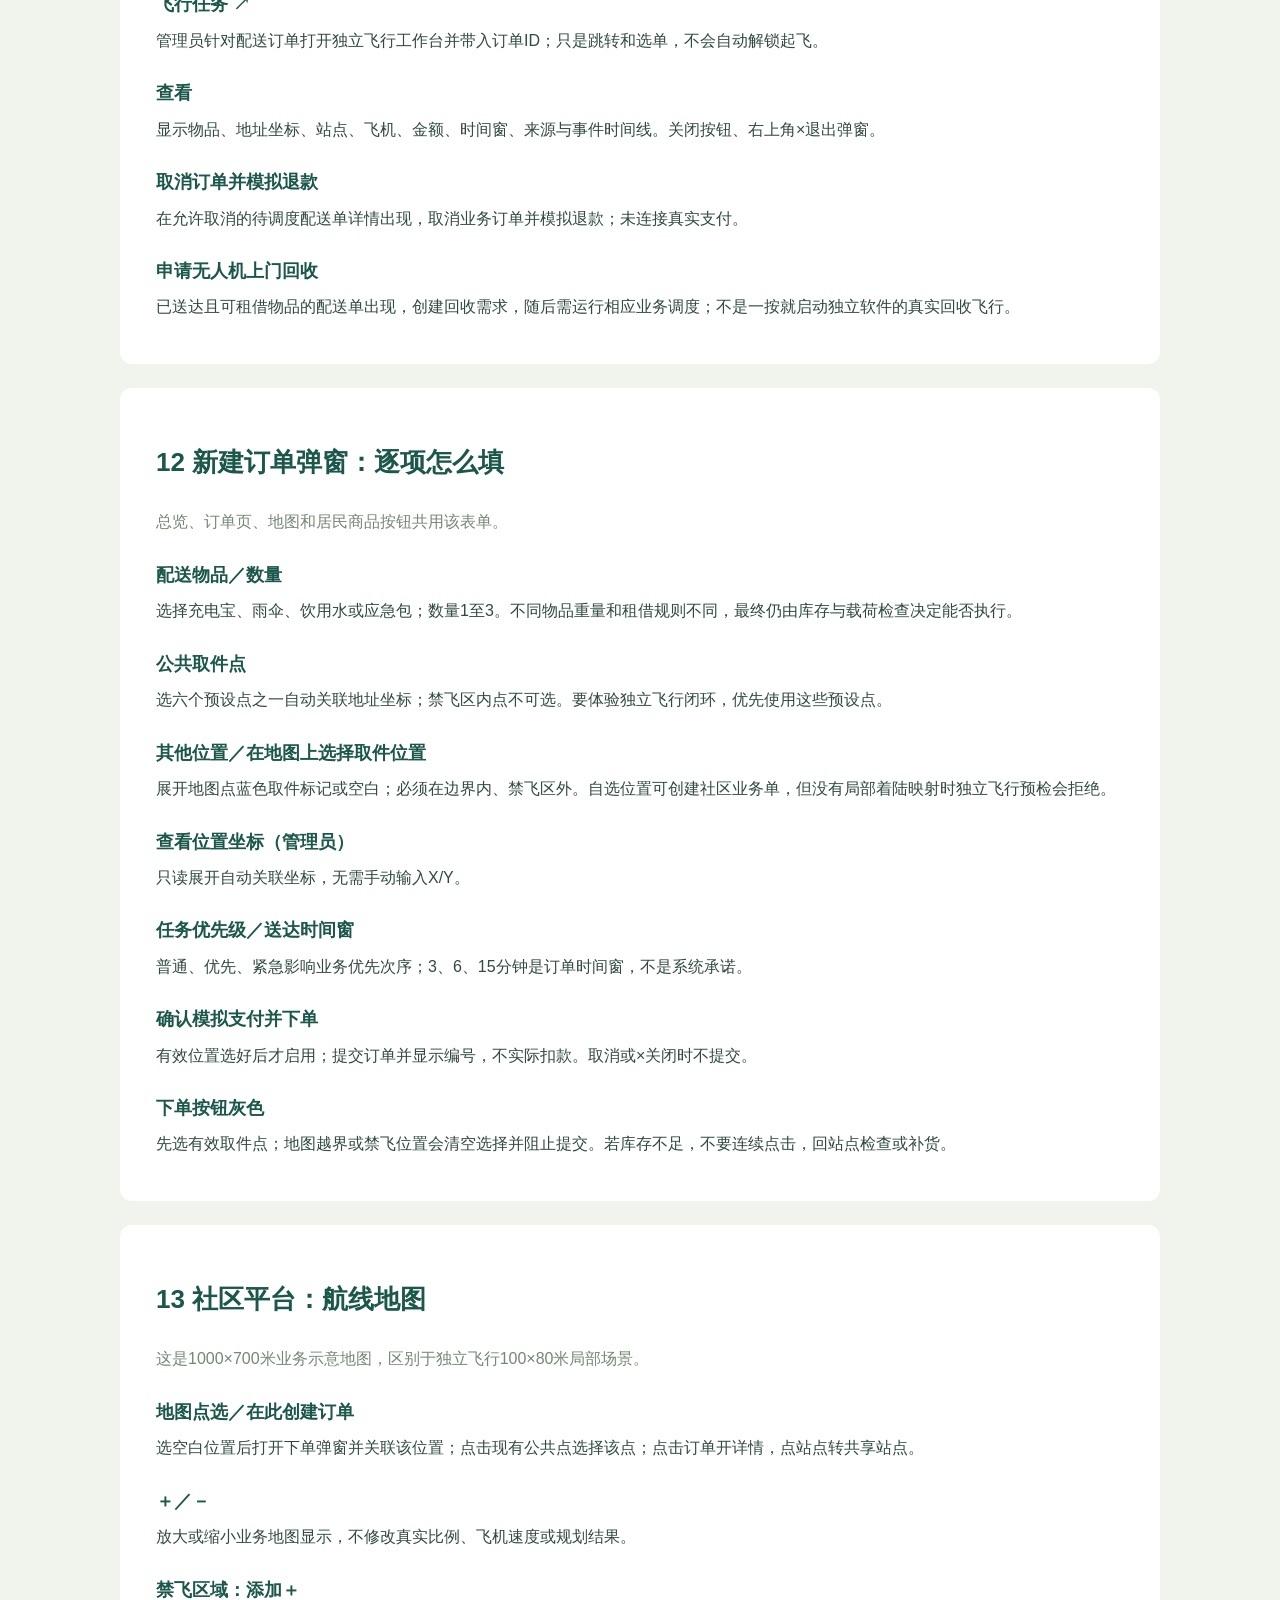
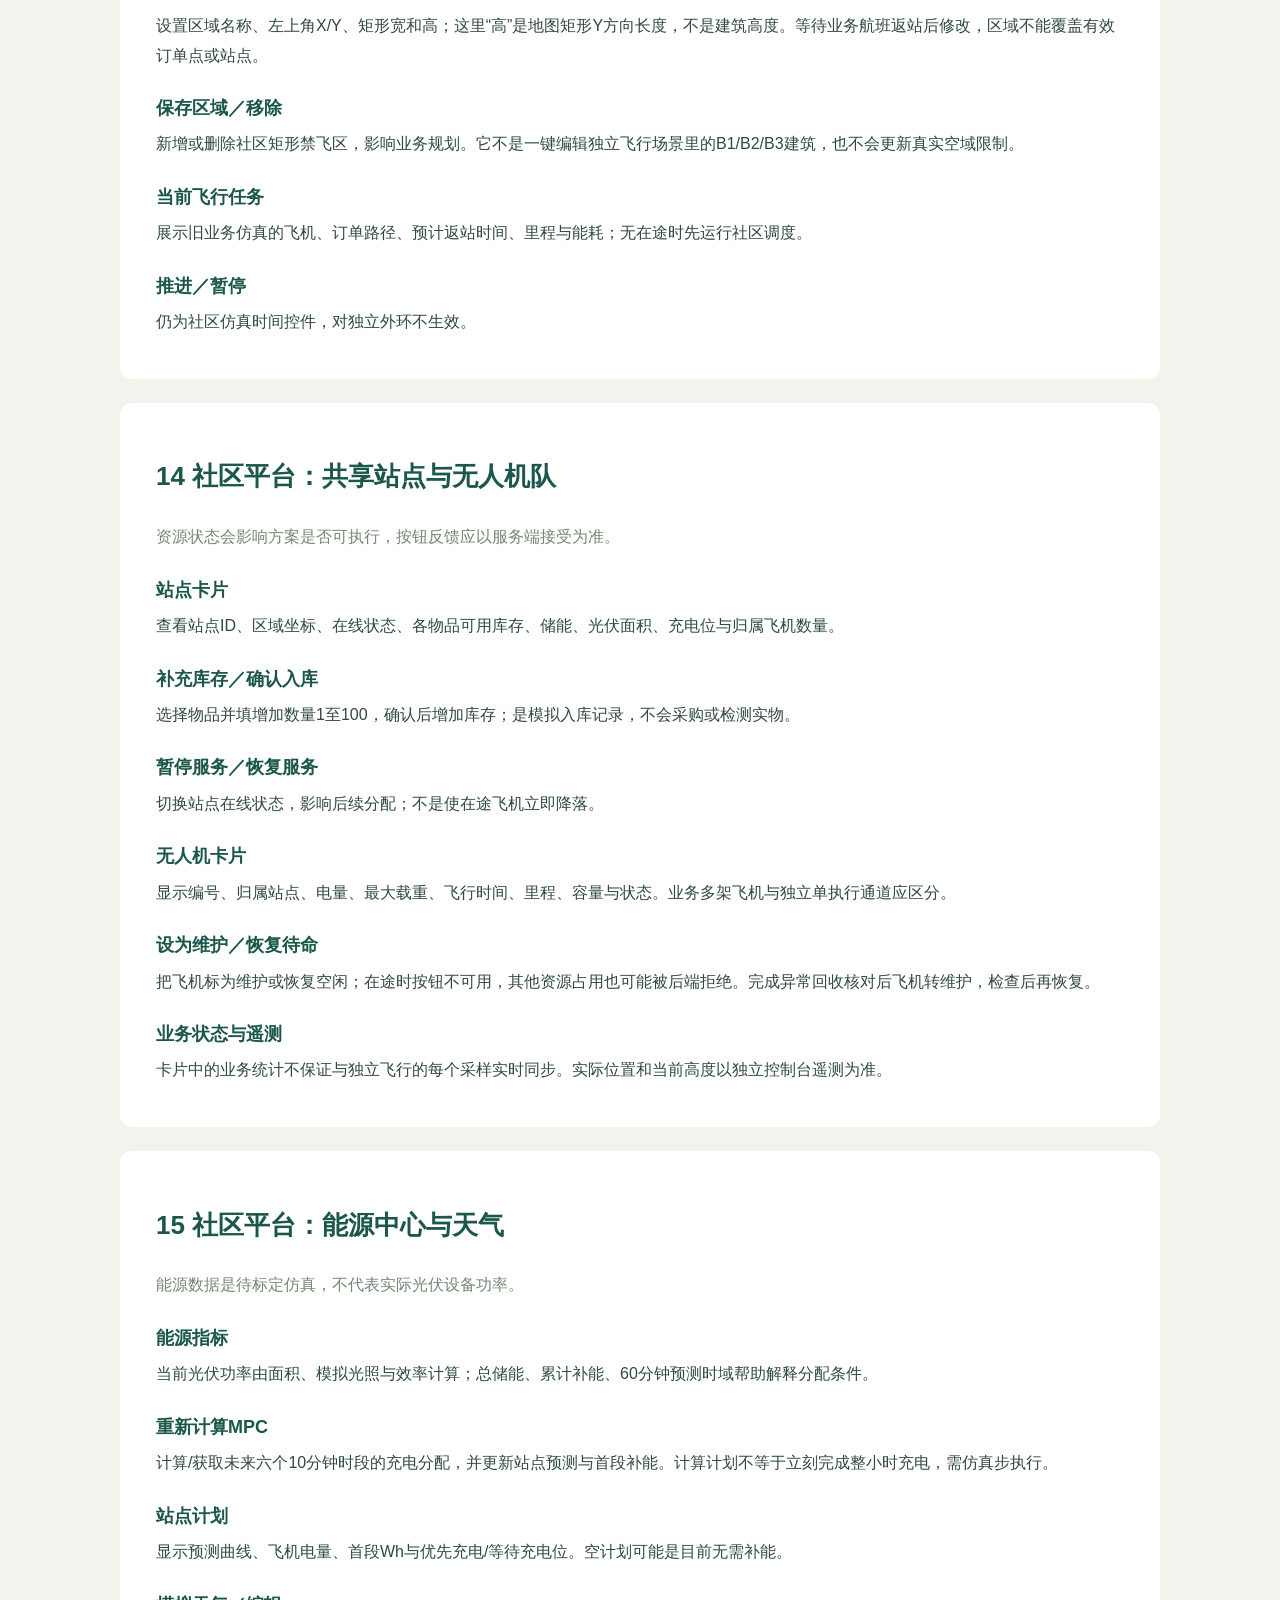
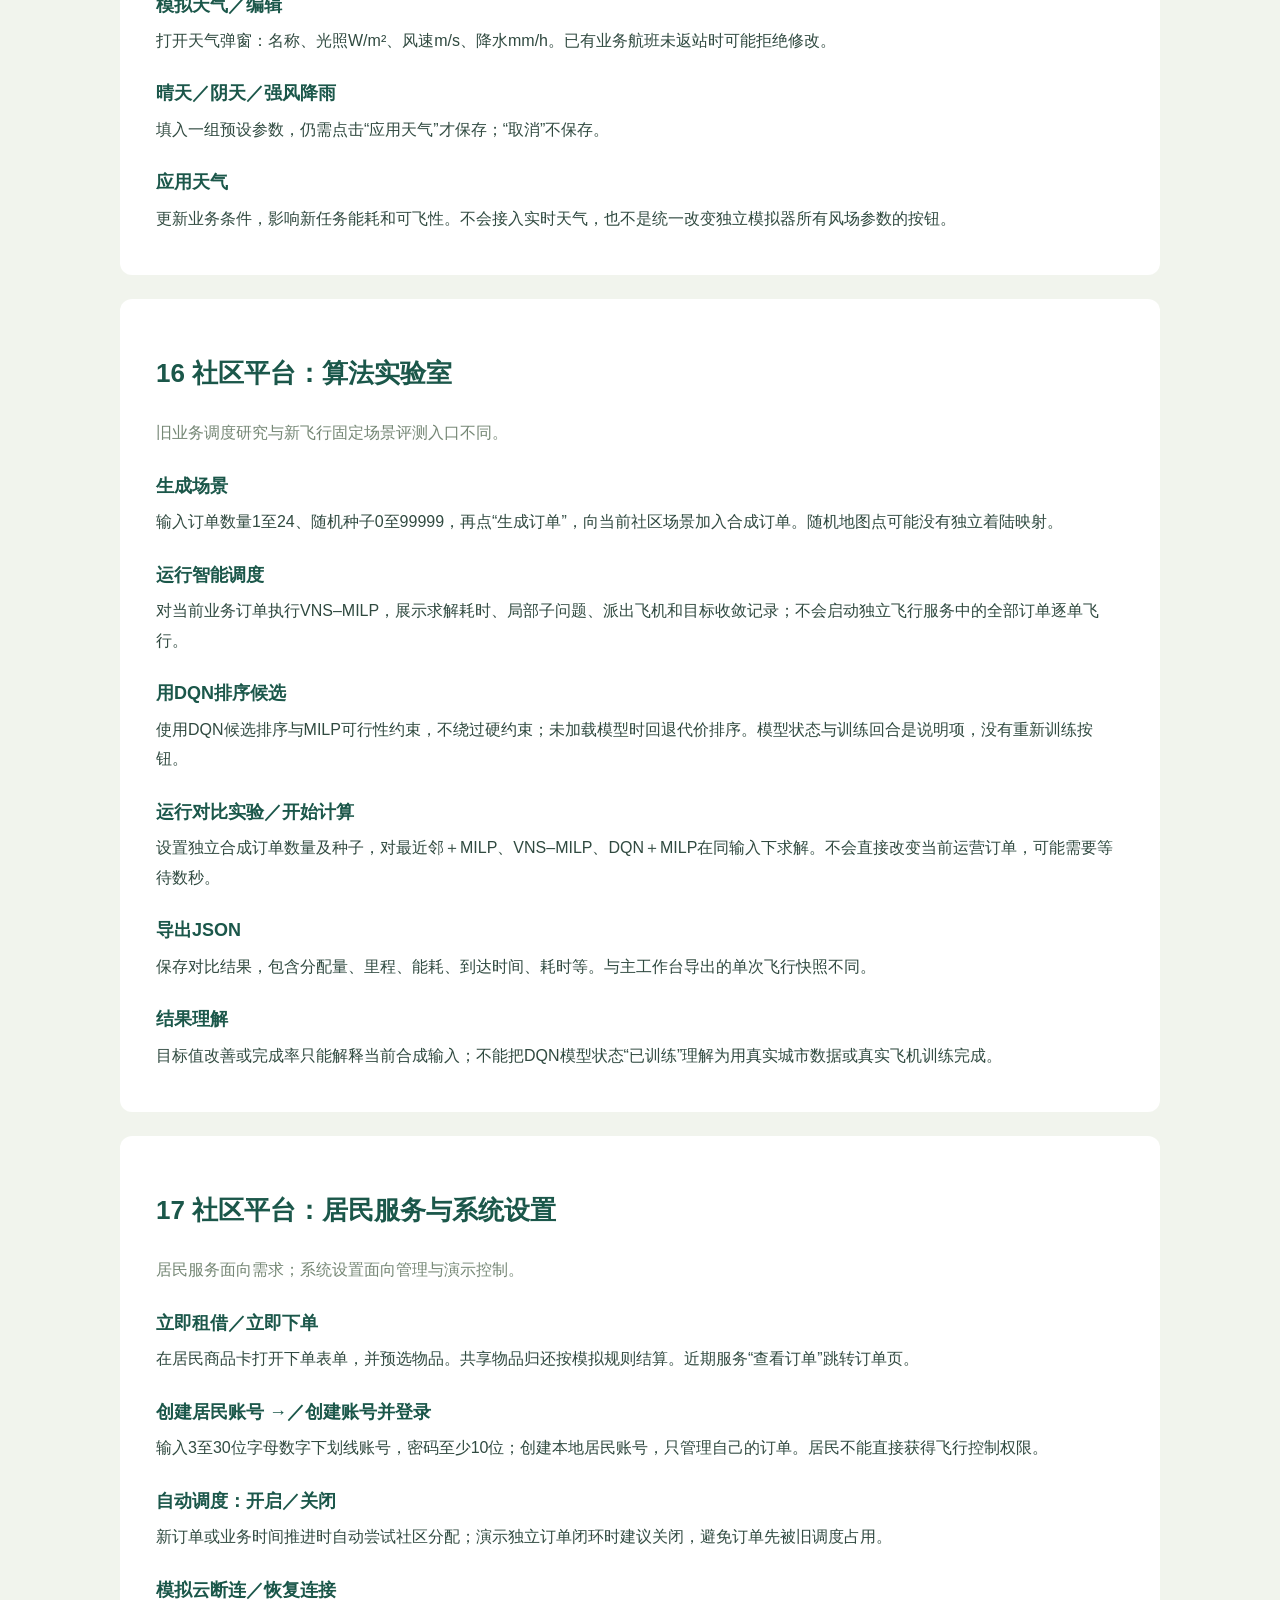
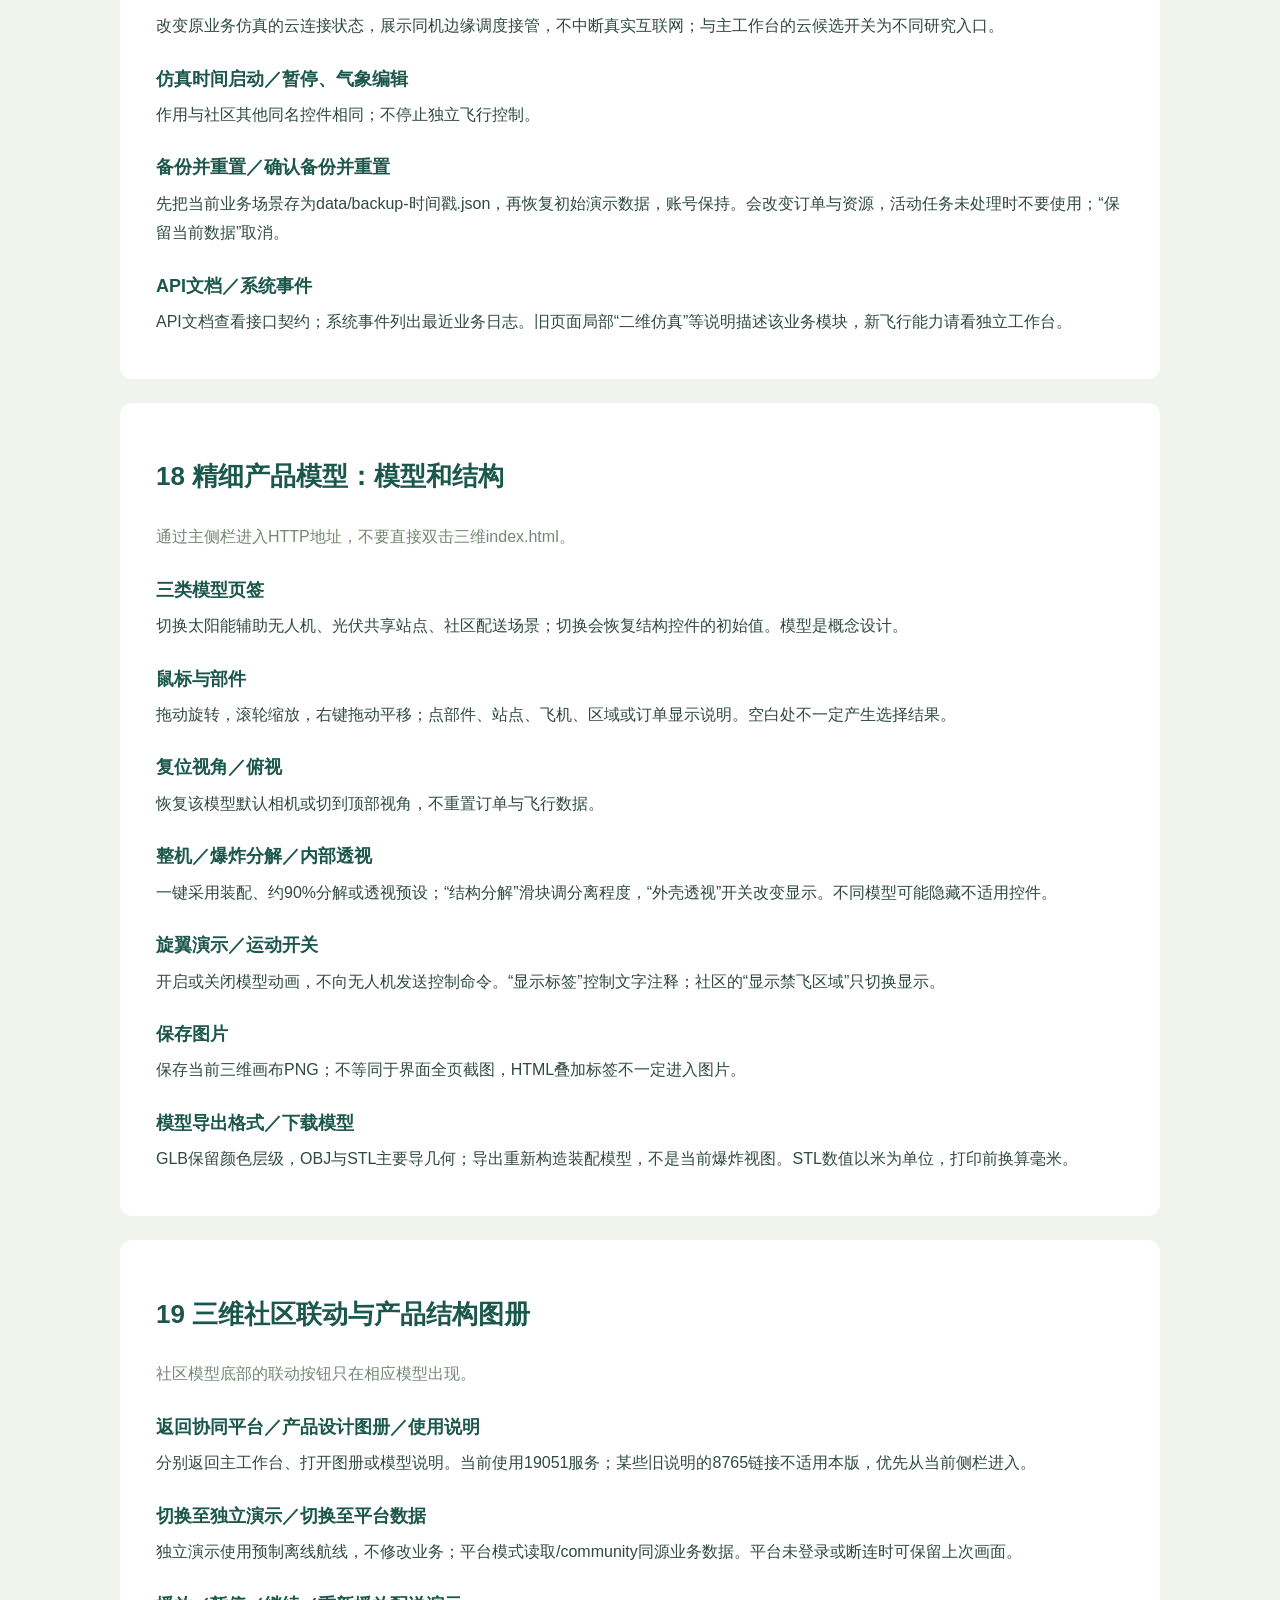
<file: output/产品介绍与操作手册/晴空邻里_全界面与按钮使用说明_20261114.html>
<!doctype html><html lang="zh-CN"><meta charset="utf-8"><meta name="viewport" content="width=device-width,initial-scale=1"><title>晴空邻里_全界面与按钮使用说明_20261114</title><style>body{margin:0;background:#f1f4ed;color:#304a40;font:16px/1.85 "Microsoft YaHei",sans-serif}main{max-width:1040px;margin:auto;padding:32px}header,section{background:white;border-radius:12px;padding:28px 36px;margin-bottom:24px}h1,h2,h3{color:#1b574a}h1{font-size:32px}h2{font-size:26px}h3{margin:22px 0 4px;font-size:18px}p{margin:3px 0 14px}nav{columns:2}a{color:#277663}.lead{color:#758775} @media print{body{background:white;font-size:11pt}main{padding:0}section{break-before:page;padding:0}header{padding:0}a{color:inherit}nav{columns:2}}</style><main><header><h1>晴空邻里_全界面与按钮使用说明_20261114</h1><p>晴空邻里——面向未来城市的绿色低空共享服务交互平台</p><p class="lead">2026-11-14最新版；可离线浏览、搜索和打印。原文可在HTML中编辑。</p><nav><p><a href="#s0">01 先启动，再选择入口</a></p><p><a href="#s1">02 网页公共区域与导航</a></p><p><a href="#s2">03 飞行任务舱：选择与准备</a></p><p><a href="#s3">04 飞行任务舱：执行与视图</a></p><p><a href="#s4">05 订单与执行任务区</a></p><p><a href="#s5">06 环境感知／规划与控制</a></p><p><a href="#s6">07 安全与接管</a></p><p><a href="#s7">08 机载与云边协同／技术来源</a></p><p><a href="#s8">09 测试评价与回放</a></p><p><a href="#s9">10 社区平台：公共控件与运行总览</a></p><p><a href="#s10">11 社区平台：订单管理</a></p><p><a href="#s11">12 新建订单弹窗：逐项怎么填</a></p><p><a href="#s12">13 社区平台：航线地图</a></p><p><a href="#s13">14 社区平台：共享站点与无人机队</a></p><p><a href="#s14">15 社区平台：能源中心与天气</a></p><p><a href="#s15">16 社区平台：算法实验室</a></p><p><a href="#s16">17 社区平台：居民服务与系统设置</a></p><p><a href="#s17">18 精细产品模型：模型和结构</a></p><p><a href="#s18">19 三维社区联动与产品结构图册</a></p><p><a href="#s19">20 桌面软件：顶部与订单栏</a></p><p><a href="#s20">21 桌面软件：左侧、键盘和地图</a></p><p><a href="#s21">22 桌面软件：外部飞控入口</a></p><p><a href="#s22">23 状态、常见问题与操作边界</a></p></nav></header><section id="s0"><h2>01 先启动，再选择入口</h2><p class="lead">适用于晴空邻里_软件创新版_20261114；说明依据当前源码核对。</p><h3>启动网页平台.cmd</h3><p>启动本机模拟飞控、独立飞行服务和网页，浏览器访问http://127.0.0.1:19051/。完整解压后再运行，不能在压缩包内直接启动。</p><h3>启动独立飞行软件.cmd</h3><p>启动独立飞行服务、模拟器和桌面窗口；不要求网页一直打开。</p><h3>启动全部.cmd</h3><p>同时启动网页和桌面相关服务。两端共享任务与操控权。</p><h3>停止本项目服务.cmd</h3><p>先确认飞机落地、未解锁，再停止当前目录记录且路径匹配的项目进程。关闭浏览器或桌面窗口本身不会停止后台飞行服务。</p><h3>登录与角色</h3><p>管理员admin、居民resident，初始演示密码均为GreenFlight2026!，已有账号以实际密码为准。管理员使用飞行工作台；居民主要使用/community中的居民服务和自己的订单。</p><h3>第一次完整演示</h3><p>社区新建公共取件点订单 → 回飞行任务舱 → 连接模拟飞控 → 获取操控权 → 选择订单并预检 → 载入任务 → 等待遥测 → 飞前解锁 → 开始。推荐先做普通邻里场景。</p></section><section id="s1"><h2>02 网页公共区域与导航</h2><p class="lead">主地址是独立飞行工作台；/community是社区业务入口。</p><h3>左侧七个栏目</h3><p>飞行任务舱管任务；环境感知看输入与跟踪；规划与控制看航点回执；安全与接管处理保护；机载与云边协同看研究成本；测试评价与回放查证据；技术来源与创新查借鉴。</p><h3>订单、机队与光储充</h3><p>新标签页打开/community，进入原有社区服务平台。不会因打开新页就获得飞行操控权。</p><h3>精细产品模型／产品结构图册</h3><p>分别打开三维交互模型和静态技术图册，主要用于设计展示。</p><h3>项目介绍／使用说明</h3><p>顶部直接打开本项目说明与完整操作手册，社区侧栏也提供使用说明入口，不影响当前任务。</p><h3>EN / 中文</h3><p>切换主标题、副标题和面包屑等部分文案；不是所有页面和按钮的完整双语翻译。</p><h3>退出当前账号／登录工作台</h3><p>退出或建立网页会话。退出不等于任务取消，不负责终止飞行进程；切换操控端前主动释放操控权。</p><h3>导出本次运行记录</h3><p>下载当前飞行记录JSON，包含后台保留窗口内全部轨迹（最多3000个点，目标约10分钟，实际时长随采样周期变化），不再只导出最近300点。不是录屏，更早采样仍以历史日志为准。</p><h3>状态卡与操作反馈</h3><p>显示阶段、N/E/U位置、速度、电量、保护次数和心跳/感知年龄。操作反馈说明命令是否受理；必须继续看飞控状态和回执确认实际执行。灰色按钮可悬停查看禁用原因。</p></section><section id="s2"><h2>03 飞行任务舱：选择与准备</h2><p class="lead">准备阶段决定本次飞的是独立研究场景，还是关联共享订单。</p><h3>研究场景下拉框</h3><p>邻里共享配送、低空动态障碍、阵风与能源约束、低电量返航、感知中断保护、遥测链路中断、定位质量下降。后四项用于观察保护，不能期待正常配送全部完成。</p><h3>关联共享订单</h3><p>“独立模拟任务”不扣业务库存；选择待调度订单可把库存、飞机与飞行关联。活动任务可能标为“当前执行任务”。有任务占用时不能另载一笔。</p><h3>随机种子</h3><p>影响合成场景输入；相同场景与种子便于复查。不会生成实际城市地图。</p><h3>连接模拟飞控</h3><p>连接本机UDP18751，等待心跳与定位。执行中或有活动业务任务时不允许随意换连接。</p><h3>获取操控权</h3><p>申请网页控制租约。若桌面持有则先从桌面释放。网页在线且持有时会续租；自主任务不是靠网页定时刷新才飞行。</p><h3>预检订单方案</h3><p>只读检查站点库存、可用飞机、载重、电量和往返航线，显示候选不通过原因与建议；不扣库存，也不起飞。独立模拟任务不能用订单预检。</p><h3>载入任务</h3><p>地面建立任务与航线，模拟器复位；关联订单时预占库存与飞机。业务订单按已配置站点/公共取件点映射建立场景，不能假定研究下拉框会覆盖订单的规划场景。</p></section><section id="s3"><h2>04 飞行任务舱：执行与视图</h2><p class="lead">操作顺序：载入 → 等待新鲜遥测与场景回执 → 解锁确认 → 开始。</p><h3>飞前检查与解锁</h3><p>检查位置、心跳、感知、GPS、电量与返航预算，等待GUIDED及解锁确认。显示“等待飞控解锁”时不要连续点击开始。</p><h3>开始 / 继续执行</h3><p>已解锁、无故障且阶段允许时执行航线；人工接管或普通悬停后可显式恢复。故障锁止、降落和断链不能用它绕过保护。当前完整自主交付仅对本机模拟器开放。</p><h3>安全悬停</h3><p>暂停自动航点并请求零速度，不是切断电机。异常持续时安全模块仍可能转降落。</p><h3>自主返航</h3><p>重新规划回微站的路线；保护锁止时拒绝。无安全返航走廊会进入降落保护，不能理解为必定能返回原点。</p><h3>受控降落</h3><p>请求飞控降落；看到命令受理不等于落地，等待低高度、低速、未解锁及新鲜遥测确认。</p><h3>3D／俯视</h3><p>切换同一运行状态的三维和二维表达，不改变航线与飞行指令。WebGL不可用时优先俯视；主视图轨迹来自遥测，设备符号有放大。</p><h3>交付步骤与能源摘要</h3><p>展示准备、飞行、着陆卸货和返航进度；单程估算与光伏辅助值为未标定模型。流程需卸货反馈确认，不是抵达坐标就自动记送达。</p></section><section id="s4"><h2>05 订单与执行任务区</h2><p class="lead">位于飞行任务舱下方，保存最近任务及其阶段。</p><h3>刷新任务</h3><p>重新读取持久化订单和执行记录，便于两端切换后核对；不会启动、取消或重置任务。</p><h3>方案候选说明</h3><p>查看建议站点、飞机、载荷、往返里程与能耗，以及其他候选被拒原因。预检成功后仍需载入，资源才正式占用。</p><h3>取消准备任务并释放资源</h3><p>仅任务READY、尚未执行时出现；取消本次准备并恢复预占资源。不同于居民订单详情中的“取消订单并模拟退款”，后者处理订单本身。</p><h3>核对飞机与货物</h3><p>STOPPED或INTERRUPTED时出现。先确认飞机回收与货物去向，再填写核对说明；未交付货物恢复库存，飞机转维护待检查。不能仅为清除红色状态而恢复。</p><h3>查看执行阶段记录</h3><p>展开该任务的阶段历史与原因。交付“已确认”和返航“已完成”是两件事，订单送达不代表飞机已返站。</p><h3>库存与状态读法</h3><p>已预占=暂不可再分配；已交付消耗=模拟释放确认；已释放返库=取消或核对后返还。服务重启后的中断任务需要核对，不会自动当作未出库。</p></section><section id="s5"><h2>06 环境感知／规划与控制</h2><p class="lead">这两页以监视和解释为主，没有训练或一键识别按钮。</p><h3>环境感知：时效卡</h3><p>查看心跳、位置和测距年龄，以及卫星数与定位等级。年龄越大表示数据越久未更新，不是传感器实际年龄。</p><h3>检测与跟踪结果</h3><p>显示目标ID、估计位置和来源，采用α–β跟踪。没有目标时显示空状态；不代表系统已用摄像头确认环境无人。</p><h3>残差异常线索</h3><p>显示统计异常状态和分数，辅助排查。不能当成独立安全判定，也不是DR-GGAD原模型输出。</p><h3>规划与控制：三阶段说明</h3><p>展示2.5D A*、位置速度外环与飞控内环分工，供理解路线如何变成指令。</p><h3>当前航点</h3><p>显示N/E/U米制坐标及正在跟踪的航点；该区域只读，不支持在列表里直接拖拽编辑航点。</p><h3>命令与回执</h3><p>列出命令编号及接受、拒绝或超时结果。回执接受表示飞控接受命令，是否已经起飞或落地仍要看遥测。</p></section><section id="s6"><h2>07 安全与接管</h2><p class="lead">先看“当前保护与下一步”，再进行恢复；故障复位和清除注入是不同操作。</p><h3>保护解释／控制周期</h3><p>显示保护原因、当前动作和建议；周期均值、P95、最大值及超时次数用于观察本机时序，不是硬实时保证。</p><h3>移交人工模式</h3><p>当前控制端需要租约、飞机已解锁、无故障且未处于降落或断链。暂停自动航点并清零旧速度；网页本身没有WASD操纵面板，键盘接管在桌面完成。</p><h3>释放操控权</h3><p>交出当前网页租约，让桌面接管；若正在人工控制，会清零速度并保护锁止。正常自主任务不会因释放界面租约自动取消。</p><h3>落地后故障复位</h3><p>必须未解锁、当前保护检查通过、关联业务任务已核对；清除故障和旧航线，回到连接阶段，需重新载入任务。</p><h3>故障下拉框／对模拟器注入</h3><p>仅本机模拟器可用：测距中断sensor、定位下降gps、低电量battery、遥测中断link、回执丢失ack_loss、卸货机构payload、清除clear。用于测试，默认演示不必使用。</p><h3>清除故障注入</h3><p>恢复模拟器输入条件，但不会自动清除飞行服务的保护锁止、业务异常或资源占用；仍需落地、核对、复位。</p><h3>事件时间线</h3><p>查看本次任务保护与阶段事件。断链待确认意味着状态未知，不能把“已发降落指令”当作安全落地。</p></section><section id="s7"><h2>08 机载与云边协同／技术来源</h2><p class="lead">这两页说明研究方法和实现依据。</p><h3>模拟云端资源可用</h3><p>勾选或取消，改变候选成本模型中的云资源可用性；页面重新比较候选时延。不是真正断开云服务器，也不迁移当前速度外环进程。</p><h3>非关键推理候选</h3><p>显示机载、边缘和云候选预计时延与是否满足时限；关键任务成本策略限制为机载候选，但当前速度外环实际运行在本机地面站。</p><h3>双层可信记录</h3><p>查看本地飞行事件哈希链与检查点校验。不能把“校验通过”当作已部署区块链共识或获得可信第三方认证。</p><h3>技术来源与创新：查看原始来源</h3><p>打开对应论文、专利或资料链接，查看用途、代码位置、实现层级和边界。网络不可用时来源网址可能打不开，但不影响本地模拟演示。</p><h3>模型使用说明</h3><p>本版未加载DR-GGAD、IA-GGAD等论文模型权重；来源页用于标明借鉴关系，不代表导师既有成果是本项目新增论文专利。</p></section><section id="s8"><h2>09 测试评价与回放</h2><p class="lead">读取已有记录不会重新跑全部测试。</p><h3>查看固定场景对比与官方飞控验收</h3><p>打开已生成的图文报告，含轨迹、指标和未达预期案例。报告是保存时的结果，不随实时飞行自动更新。</p><h3>读取测试与飞行记录</h3><p>刷新本地可读取报告列表；下拉框选择要查看的记录。没有记录时先完成一次飞行或运行评测入口。</p><h3>播放轨迹</h3><p>有trace数据时按采样播放历史轨迹；没有轨迹的汇总报告显示JSON摘要。回放不向模拟器或真实飞控发运动命令。</p><h3>回到实时</h3><p>停止回放并恢复当前飞行状态显示，不是让正在执行的飞机返航。</p><h3>运行固定场景与官方飞控评测.cmd</h3><p>根目录脚本重新执行独立官方SITL和离线固定场景，更新reports/evaluation.html。与基础启动不同，通常需数分钟，建议不要与业务演示同时运行。</p><h3>读懂成功和失败</h3><p>正常任务完成、故障进入预期保护、未发生模型碰撞是不同指标；动态障碍保护停止不计作配送完成。</p></section><section id="s9"><h2>10 社区平台：公共控件与运行总览</h2><p class="lead">从主侧栏“订单、机队与光储充”进入；管理员有九个业务栏目。</p><h3>顶部刷新／退出／头像</h3><p>刷新重新读取业务状态；退出结束账号会话，不能代替停止服务。头像主要显示身份，没有单独个人设置弹窗。T+是业务仿真时间。</p><h3>推进1分钟</h3><p>将原有社区业务仿真推进1分钟，更新其航班、能源等；不把独立MAVLink飞行快进一分钟。</p><h3>启动仿真／暂停仿真</h3><p>控制社区仿真自动推进，按钮随状态切换；不暂停独立飞行服务。</p><h3>新建订单</h3><p>打开统一下单弹窗；“全屏地图”进入航线地图栏目；“全部订单”进入订单列表。</p><h3>运行智能调度</h3><p>对社区待调度订单运行VNS–MILP分配并创建社区仿真航班。要演示本轮着陆卸货闭环，请通过订单列表的“飞行任务”进入独立工作台，不要先把同一订单派到旧仿真。</p><h3>卡片与地图</h3><p>累计订单、平均时长、在途飞机、光伏、天气和储能为当前模拟数据。地图站点跳共享站点，订单点可开订单详情；能源与时长不代表真实运营业绩。</p></section><section id="s10"><h2>11 社区平台：订单管理</h2><p class="lead">管理员查看全部订单，居民查看自己的订单。</p><h3>搜索与全部状态</h3><p>输入编号、物品或地址筛选；状态下拉进一步限制结果，不会修改订单。</p><h3>导出CSV</h3><p>管理员下载业务订单清单，供留存或分析；与飞行工作台JSON快照不同。</p><h3>智能调度／新建订单</h3><p>前者派发社区仿真，后者创建需求。待调度订单才可进入新飞行任务流程。</p><h3>飞行任务 ↗</h3><p>管理员针对配送订单打开独立飞行工作台并带入订单ID；只是跳转和选单，不会自动解锁起飞。</p><h3>查看</h3><p>显示物品、地址坐标、站点、飞机、金额、时间窗、来源与事件时间线。关闭按钮、右上角×退出弹窗。</p><h3>取消订单并模拟退款</h3><p>在允许取消的待调度配送单详情出现，取消业务订单并模拟退款；未连接真实支付。</p><h3>申请无人机上门回收</h3><p>已送达且可租借物品的配送单出现，创建回收需求，随后需运行相应业务调度；不是一按就启动独立软件的真实回收飞行。</p></section><section id="s11"><h2>12 新建订单弹窗：逐项怎么填</h2><p class="lead">总览、订单页、地图和居民商品按钮共用该表单。</p><h3>配送物品／数量</h3><p>选择充电宝、雨伞、饮用水或应急包；数量1至3。不同物品重量和租借规则不同，最终仍由库存与载荷检查决定能否执行。</p><h3>公共取件点</h3><p>选六个预设点之一自动关联地址坐标；禁飞区内点不可选。要体验独立飞行闭环，优先使用这些预设点。</p><h3>其他位置／在地图上选择取件位置</h3><p>展开地图点蓝色取件标记或空白；必须在边界内、禁飞区外。自选位置可创建社区业务单，但没有局部着陆映射时独立飞行预检会拒绝。</p><h3>查看位置坐标（管理员）</h3><p>只读展开自动关联坐标，无需手动输入X/Y。</p><h3>任务优先级／送达时间窗</h3><p>普通、优先、紧急影响业务优先次序；3、6、15分钟是订单时间窗，不是系统承诺。</p><h3>确认模拟支付并下单</h3><p>有效位置选好后才启用；提交订单并显示编号，不实际扣款。取消或×关闭时不提交。</p><h3>下单按钮灰色</h3><p>先选有效取件点；地图越界或禁飞位置会清空选择并阻止提交。若库存不足，不要连续点击，回站点检查或补货。</p></section><section id="s12"><h2>13 社区平台：航线地图</h2><p class="lead">这是1000×700米业务示意地图，区别于独立飞行100×80米局部场景。</p><h3>地图点选／在此创建订单</h3><p>选空白位置后打开下单弹窗并关联该位置；点击现有公共点选择该点；点击订单开详情，点站点转共享站点。</p><h3>＋／－</h3><p>放大或缩小业务地图显示，不修改真实比例、飞机速度或规划结果。</p><h3>禁飞区域：添加＋</h3><p>设置区域名称、左上角X/Y、矩形宽和高；这里“高”是地图矩形Y方向长度，不是建筑高度。等待业务航班返站后修改，区域不能覆盖有效订单点或站点。</p><h3>保存区域／移除</h3><p>新增或删除社区矩形禁飞区，影响业务规划。它不是一键编辑独立飞行场景里的B1/B2/B3建筑，也不会更新真实空域限制。</p><h3>当前飞行任务</h3><p>展示旧业务仿真的飞机、订单路径、预计返站时间、里程与能耗；无在途时先运行社区调度。</p><h3>推进／暂停</h3><p>仍为社区仿真时间控件，对独立外环不生效。</p></section><section id="s13"><h2>14 社区平台：共享站点与无人机队</h2><p class="lead">资源状态会影响方案是否可执行，按钮反馈应以服务端接受为准。</p><h3>站点卡片</h3><p>查看站点ID、区域坐标、在线状态、各物品可用库存、储能、光伏面积、充电位与归属飞机数量。</p><h3>补充库存／确认入库</h3><p>选择物品并填增加数量1至100，确认后增加库存；是模拟入库记录，不会采购或检测实物。</p><h3>暂停服务／恢复服务</h3><p>切换站点在线状态，影响后续分配；不是使在途飞机立即降落。</p><h3>无人机卡片</h3><p>显示编号、归属站点、电量、最大载重、飞行时间、里程、容量与状态。业务多架飞机与独立单执行通道应区分。</p><h3>设为维护／恢复待命</h3><p>把飞机标为维护或恢复空闲；在途时按钮不可用，其他资源占用也可能被后端拒绝。完成异常回收核对后飞机转维护，检查后再恢复。</p><h3>业务状态与遥测</h3><p>卡片中的业务统计不保证与独立飞行的每个采样实时同步。实际位置和当前高度以独立控制台遥测为准。</p></section><section id="s14"><h2>15 社区平台：能源中心与天气</h2><p class="lead">能源数据是待标定仿真，不代表实际光伏设备功率。</p><h3>能源指标</h3><p>当前光伏功率由面积、模拟光照与效率计算；总储能、累计补能、60分钟预测时域帮助解释分配条件。</p><h3>重新计算MPC</h3><p>计算/获取未来六个10分钟时段的充电分配，并更新站点预测与首段补能。计算计划不等于立刻完成整小时充电，需仿真步执行。</p><h3>站点计划</h3><p>显示预测曲线、飞机电量、首段Wh与优先充电/等待充电位。空计划可能是目前无需补能。</p><h3>模拟天气／编辑</h3><p>打开天气弹窗：名称、光照W/m²、风速m/s、降水mm/h。已有业务航班未返站时可能拒绝修改。</p><h3>晴天／阴天／强风降雨</h3><p>填入一组预设参数，仍需点击“应用天气”才保存；“取消”不保存。</p><h3>应用天气</h3><p>更新业务条件，影响新任务能耗和可飞性。不会接入实时天气，也不是统一改变独立模拟器所有风场参数的按钮。</p></section><section id="s15"><h2>16 社区平台：算法实验室</h2><p class="lead">旧业务调度研究与新飞行固定场景评测入口不同。</p><h3>生成场景</h3><p>输入订单数量1至24、随机种子0至99999，再点“生成订单”，向当前社区场景加入合成订单。随机地图点可能没有独立着陆映射。</p><h3>运行智能调度</h3><p>对当前业务订单执行VNS–MILP，展示求解耗时、局部子问题、派出飞机和目标收敛记录；不会启动独立飞行服务中的全部订单逐单飞行。</p><h3>用DQN排序候选</h3><p>使用DQN候选排序与MILP可行性约束，不绕过硬约束；未加载模型时回退代价排序。模型状态与训练回合是说明项，没有重新训练按钮。</p><h3>运行对比实验／开始计算</h3><p>设置独立合成订单数量及种子，对最近邻＋MILP、VNS–MILP、DQN＋MILP在同输入下求解。不会直接改变当前运营订单，可能需要等待数秒。</p><h3>导出JSON</h3><p>保存对比结果，包含分配量、里程、能耗、到达时间、耗时等。与主工作台导出的单次飞行快照不同。</p><h3>结果理解</h3><p>目标值改善或完成率只能解释当前合成输入；不能把DQN模型状态“已训练”理解为用真实城市数据或真实飞机训练完成。</p></section><section id="s16"><h2>17 社区平台：居民服务与系统设置</h2><p class="lead">居民服务面向需求；系统设置面向管理与演示控制。</p><h3>立即租借／立即下单</h3><p>在居民商品卡打开下单表单，并预选物品。共享物品归还按模拟规则结算。近期服务“查看订单”跳转订单页。</p><h3>创建居民账号 →／创建账号并登录</h3><p>输入3至30位字母数字下划线账号，密码至少10位；创建本地居民账号，只管理自己的订单。居民不能直接获得飞行控制权限。</p><h3>自动调度：开启／关闭</h3><p>新订单或业务时间推进时自动尝试社区分配；演示独立订单闭环时建议关闭，避免订单先被旧调度占用。</p><h3>模拟云断连／恢复连接</h3><p>改变原业务仿真的云连接状态，展示同机边缘调度接管，不中断真实互联网；与主工作台的云候选开关为不同研究入口。</p><h3>仿真时间启动／暂停、气象编辑</h3><p>作用与社区其他同名控件相同；不停止独立飞行控制。</p><h3>备份并重置／确认备份并重置</h3><p>先把当前业务场景存为data/backup-时间戳.json，再恢复初始演示数据，账号保持。会改变订单与资源，活动任务未处理时不要使用；“保留当前数据”取消。</p><h3>API文档／系统事件</h3><p>API文档查看接口契约；系统事件列出最近业务日志。旧页面局部“二维仿真”等说明描述该业务模块，新飞行能力请看独立工作台。</p></section><section id="s17"><h2>18 精细产品模型：模型和结构</h2><p class="lead">通过主侧栏进入HTTP地址，不要直接双击三维index.html。</p><h3>三类模型页签</h3><p>切换太阳能辅助无人机、光伏共享站点、社区配送场景；切换会恢复结构控件的初始值。模型是概念设计。</p><h3>鼠标与部件</h3><p>拖动旋转，滚轮缩放，右键拖动平移；点部件、站点、飞机、区域或订单显示说明。空白处不一定产生选择结果。</p><h3>复位视角／俯视</h3><p>恢复该模型默认相机或切到顶部视角，不重置订单与飞行数据。</p><h3>整机／爆炸分解／内部透视</h3><p>一键采用装配、约90%分解或透视预设；“结构分解”滑块调分离程度，“外壳透视”开关改变显示。不同模型可能隐藏不适用控件。</p><h3>旋翼演示／运动开关</h3><p>开启或关闭模型动画，不向无人机发送控制命令。“显示标签”控制文字注释；社区的“显示禁飞区域”只切换显示。</p><h3>保存图片</h3><p>保存当前三维画布PNG；不等同于界面全页截图，HTML叠加标签不一定进入图片。</p><h3>模型导出格式／下载模型</h3><p>GLB保留颜色层级，OBJ与STL主要导几何；导出重新构造装配模型，不是当前爆炸视图。STL数值以米为单位，打印前换算毫米。</p></section><section id="s18"><h2>19 三维社区联动与产品结构图册</h2><p class="lead">社区模型底部的联动按钮只在相应模型出现。</p><h3>返回协同平台／产品设计图册／使用说明</h3><p>分别返回主工作台、打开图册或模型说明。当前使用19051服务；某些旧说明的8765链接不适用本版，优先从当前侧栏进入。</p><h3>切换至独立演示／切换至平台数据</h3><p>独立演示使用预制离线航线，不修改业务；平台模式读取/community同源业务数据。平台未登录或断连时可保留上次画面。</p><h3>播放／暂停／继续／重新播放配送演示</h3><p>控制独立样例动画，不是实时飞控回放；仅独立演示模式出现。</p><h3>运行平台智能调度／平台推进1分钟</h3><p>平台模式且管理员可用，实际更新原社区业务仿真订单或时间；不控制新MAVLink任务。</p><h3>同步状态</h3><p>平台模式重新拉取业务；独立演示模式复位示例并暂停播放。</p><h3>图册上一张／下一张／缩略图</h3><p>切换六张技术设计图，左右方向键也可切换。图册是静态设计说明，不是实时运行界面。</p><h3>下载高清PNG／可编辑SVG／进入三维交互</h3><p>下载当前设计图或进入模型页。图册可离线看，三维页仍需本地HTTP服务。</p></section><section id="s19"><h2>20 桌面软件：顶部与订单栏</h2><p class="lead">桌面不需要浏览器持续打开；它连接同一个后台飞行服务。</p><h3>场景下拉框／连接模拟飞控</h3><p>选内置场景，连接本机模拟器；不会弹出场景文件选择器。桌面场景随机种子固定42。</p><h3>获取操控权／载入场景</h3><p>先获得桌面租约，再地面载入。关联订单时载入其业务映射并预占资源；独立模拟任务只建立研究任务。</p><h3>飞前解锁／开始/继续</h3><p>检查和解锁确认后开始；条件与网页一致。操作结果显示在底栏；不要把“已载入”当作已经起飞。</p><h3>安全悬停／自主返航／受控降落</h3><p>分别请求暂停航点、规划返站或落地；均为软件指令，不是硬件断电急停。</p><h3>关联共享订单／预检订单方案</h3><p>订单列表周期刷新，预检显示建议站点、飞机、往返距离和能耗，不扣库存。</p><h3>取消准备任务</h3><p>取消当前READY准备任务并释放资源，不是取消已在飞行的订单。</p><h3>异常核对恢复</h3><p>选择最近可恢复停止/中断任务，填写实际核对说明；未交付物品返库、飞机转维护。先核对，勿盲目清状态。</p></section><section id="s20"><h2>21 桌面软件：左侧、键盘和地图</h2><p class="lead">左侧可滚动，窗口较小时请下拉查看全部控件。</p><h3>状态与指标</h3><p>订单/任务ID、连接源、解锁、电量、NEU位置、速度、心跳/定位/感知年龄、航点、交付、保护次数、收发计数与控制权。消息数量不是任务数量。</p><h3>人工接管／释放操控权</h3><p>接管需桌面持有租约、已解锁且无保护锁止，暂停自动航点；释放后可移交网页。网页先释放，桌面再获取，不要同时争抢。</p><h3>W/S/A/D、R/F、空格</h3><p>仅MANUAL模式生效：W/S增减北向N，A/D减增东向E；R升F降，空格发零速度。键盘未更新会自动归零；需要窗口获得键盘焦点，不是长期锁定油门。</p><h3>故障复位</h3><p>落地、未解锁、传感器正常且业务任务已处置后清除保护；不会自动继续旧任务，需重新载入。</p><h3>故障下拉框／模拟器故障注入</h3><p>clear清除输入故障，sensor测距，link遥测，gps定位，battery低电量，ack_loss回执，payload卸货机构。只作用自建模拟器。</p><h3>使用说明</h3><p>直接打开随包离线HTML手册，不要求网页服务正在运行。</p><h3>保存运行报告</h3><p>打开保存对话框，从后台获取完整保留窗口记录并保存JSON（最多3000个轨迹点，实际保留时长随采样周期变化）。获取失败会明确提示，不会悄悄保存旧画面。</p><h3>俯视地图与底栏</h3><p>显示障碍半径与高度、规划线、遥测轨迹、微站、交付点和当前高度；当前地图没有点选改航线功能。底栏保留操作拒绝原因与保护建议。关闭窗口会释放桌面租约，后台仍运行。</p></section><section id="s21"><h2>22 桌面软件：外部飞控入口</h2><p class="lead">这些入口是协议适配与验证入口，不能据此认为已经完成真实无人机自主配送。</p><h3>接入其他飞控</h3><p>输入设备实际通信端点，如COM5或设备配置的MAVLink UDP地址；串口代码默认115200。默认只读，需收到心跳与定位才算建立有效链路。地址必须来自具体飞控/数传配置，不能随便填一个示例端口。</p><h3>允许真实写控制</h3><p>需要配置real_control_enabled并在本机确认后才解除只读限制；面向受控联调。即使开启，当前start仍拒绝真实完整自主交付，因为着陆点与卸货机构未适配。</p><h3>上传全球航点</h3><p>选择含lat/lon/alt的JSON，经协议握手上传；参考config/全球航点示例.json。它不是载入本地研究场景，不自动确认安全，也不自动开始执行任务。</p><h3>坐标与验证边界</h3><p>桌面地图是局部NEU，外部定位原点/偏置需要专门配置，不能把模拟地图直接拿去真实飞行。官方SITL验收使用独立脚本启动自己的飞控进程，和此按钮手动连接不是同一操作流程。</p><h3>默认演示如何选择</h3><p>没有真实硬件和专门联调准备时，只用“连接模拟飞控”；保持真实写控制关闭，完成本地软件演示即可。</p></section><section id="s22"><h2>23 状态、常见问题与操作边界</h2><p class="lead">出错先读反馈，再核对任务和遥测；不要用反复重启代替资源恢复。</p><h3>连接／就绪／解锁</h3><p>DISCONNECTED未连接；CONNECTING等待心跳；CONNECTED已建立；READY已载入；ARMING等待确认；ARMED已解锁可开始。</p><h3>执行／交付／完成</h3><p>EXECUTING前往交付点；DELIVERY_LANDING着陆停桨；DELIVERY_RELEASING等待反馈；DEPARTURE_ARMING重新起飞准备；RETURNING返航；COMPLETED交付返航完成。</p><h3>保护与业务异常</h3><p>HOLD悬停，MANUAL人工，LANDING降落，LINK_LOST断链待确认，STOPPED地面停止；业务INTERRUPTED是服务重启状态未知。CANCELLED准备已取消；RECOVERED已核对。</p><h3>点载入没反应／按钮灰色</h3><p>确认服务在线、遥测新鲜、已获本端操控权、在地面未解锁、没有活动任务；查看操作反馈与按钮悬停原因。</p><h3>不能开始／不能复位</h3><p>先等待真实解锁回执；故障仍在时不能继续。清注入后等落地和数据恢复，处理关联业务，再故障复位；不是先按复位强行消掉保护。</p><h3>网页和桌面不一致／没有报告</h3><p>先确认打开的是19051新版而不是旧8765副本；检查控制端和任务ID，刷新记录。没有报告先完成任务；只有摘要的报告不能播放轨迹。</p><h3>手册范围</h3><p>2026-11-15补充帮助入口与完整窗口导出说明；主体依据2026-11-14版本的frontend/sky.*、app.js、order-dialog.js、viewer.mjs及desktop/console.py。按钮不具备的能力不通过描述扩展：模拟支付非扣款，图形非真实空域，模型非实物验证，社区加速非飞控加速。</p></section></main></html>
</file>
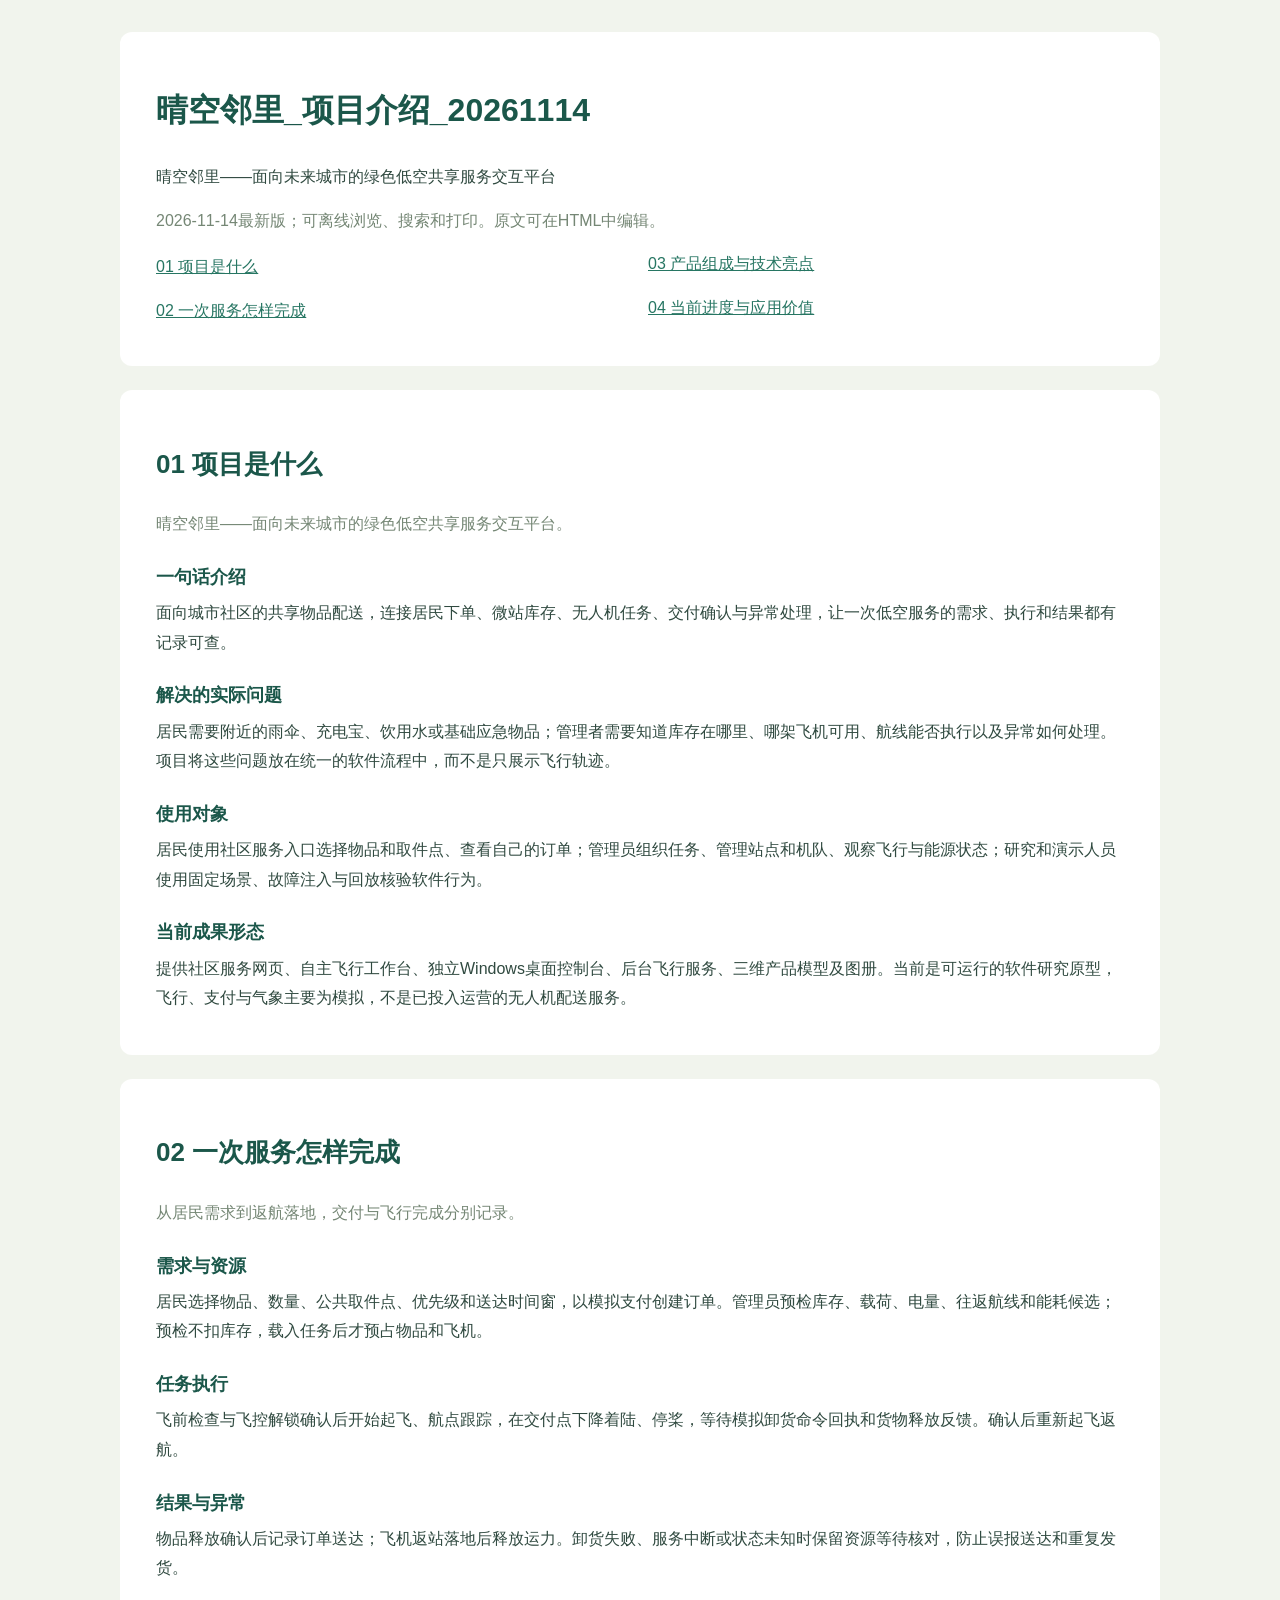
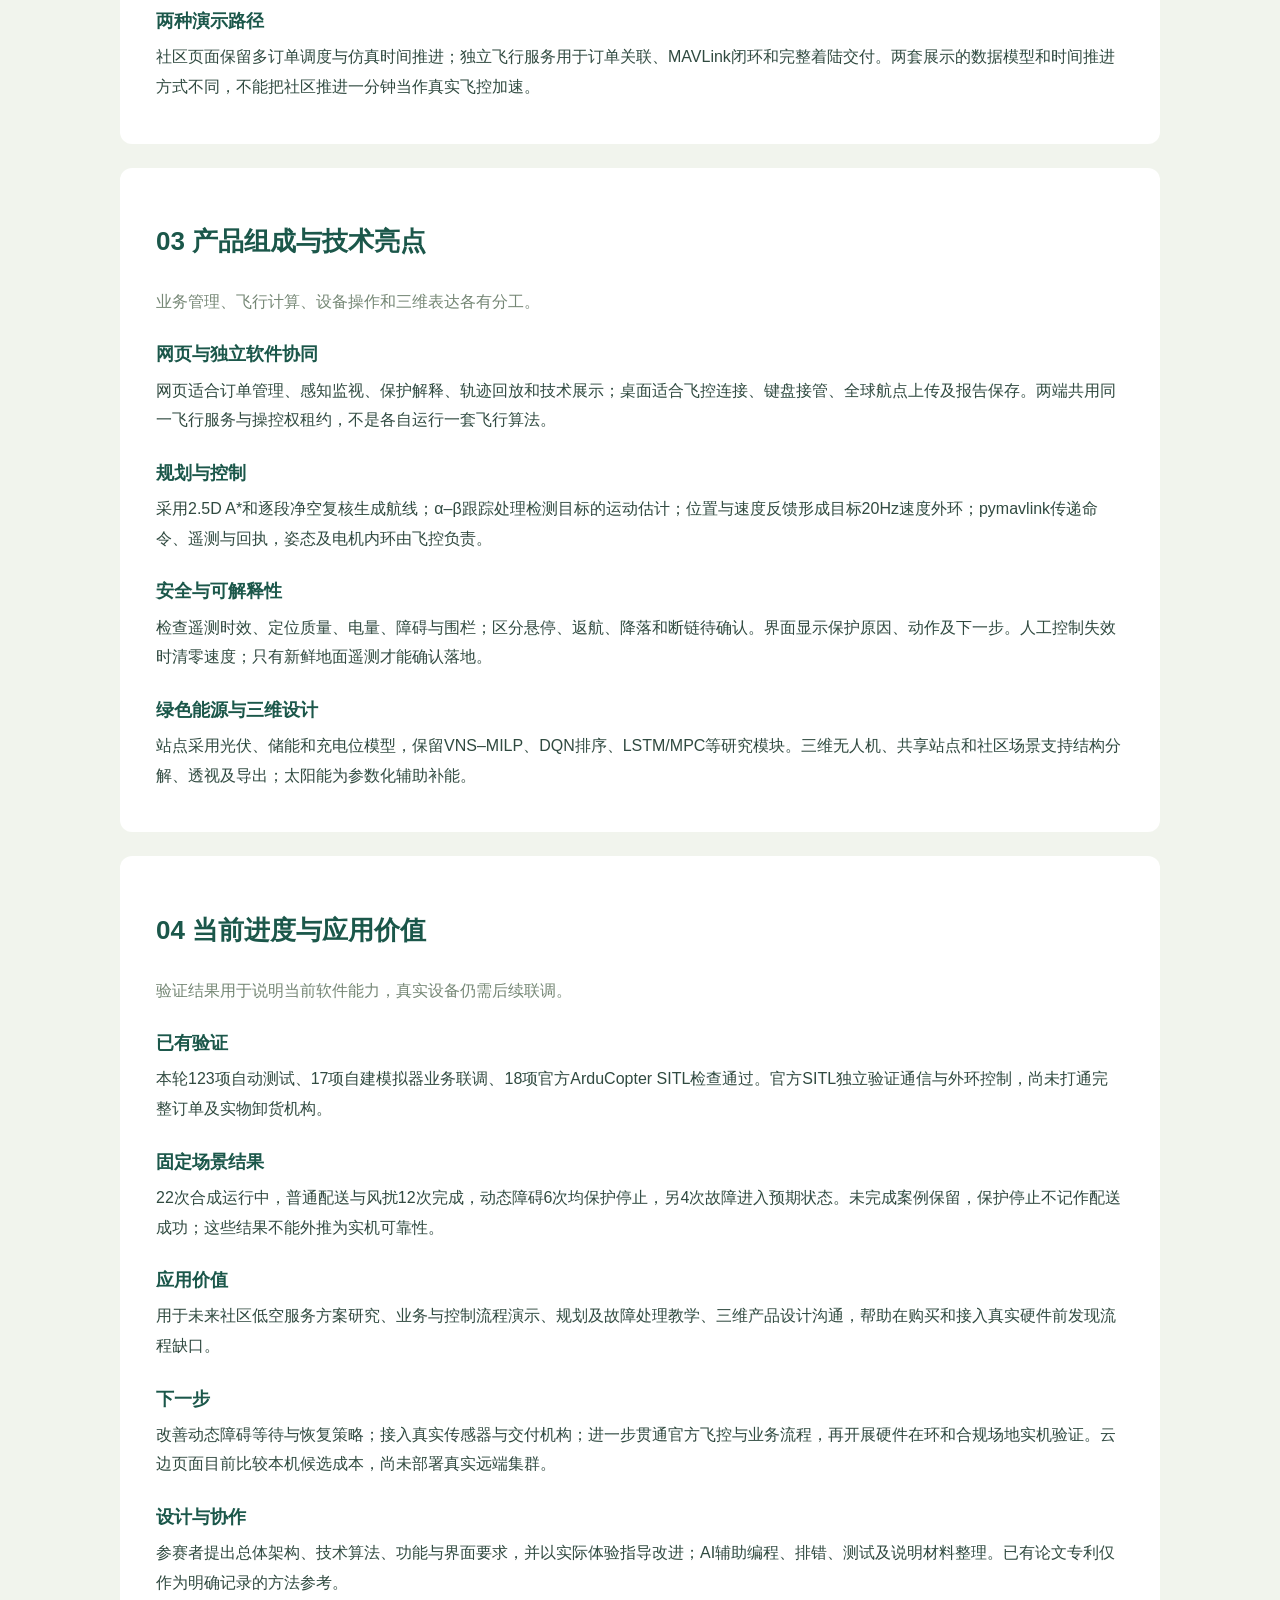
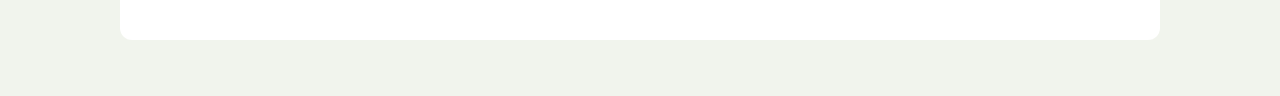
<file: output/产品介绍与操作手册/晴空邻里_项目介绍_20261114.html>
<!doctype html><html lang="zh-CN"><meta charset="utf-8"><meta name="viewport" content="width=device-width,initial-scale=1"><title>晴空邻里_项目介绍_20261114</title><style>body{margin:0;background:#f1f4ed;color:#304a40;font:16px/1.85 "Microsoft YaHei",sans-serif}main{max-width:1040px;margin:auto;padding:32px}header,section{background:white;border-radius:12px;padding:28px 36px;margin-bottom:24px}h1,h2,h3{color:#1b574a}h1{font-size:32px}h2{font-size:26px}h3{margin:22px 0 4px;font-size:18px}p{margin:3px 0 14px}nav{columns:2}a{color:#277663}.lead{color:#758775} @media print{body{background:white;font-size:11pt}main{padding:0}section{break-before:page;padding:0}header{padding:0}a{color:inherit}nav{columns:2}}</style><main><header><h1>晴空邻里_项目介绍_20261114</h1><p>晴空邻里——面向未来城市的绿色低空共享服务交互平台</p><p class="lead">2026-11-14最新版；可离线浏览、搜索和打印。原文可在HTML中编辑。</p><nav><p><a href="#s0">01 项目是什么</a></p><p><a href="#s1">02 一次服务怎样完成</a></p><p><a href="#s2">03 产品组成与技术亮点</a></p><p><a href="#s3">04 当前进度与应用价值</a></p></nav></header><section id="s0"><h2>01 项目是什么</h2><p class="lead">晴空邻里——面向未来城市的绿色低空共享服务交互平台。</p><h3>一句话介绍</h3><p>面向城市社区的共享物品配送，连接居民下单、微站库存、无人机任务、交付确认与异常处理，让一次低空服务的需求、执行和结果都有记录可查。</p><h3>解决的实际问题</h3><p>居民需要附近的雨伞、充电宝、饮用水或基础应急物品；管理者需要知道库存在哪里、哪架飞机可用、航线能否执行以及异常如何处理。项目将这些问题放在统一的软件流程中，而不是只展示飞行轨迹。</p><h3>使用对象</h3><p>居民使用社区服务入口选择物品和取件点、查看自己的订单；管理员组织任务、管理站点和机队、观察飞行与能源状态；研究和演示人员使用固定场景、故障注入与回放核验软件行为。</p><h3>当前成果形态</h3><p>提供社区服务网页、自主飞行工作台、独立Windows桌面控制台、后台飞行服务、三维产品模型及图册。当前是可运行的软件研究原型，飞行、支付与气象主要为模拟，不是已投入运营的无人机配送服务。</p></section><section id="s1"><h2>02 一次服务怎样完成</h2><p class="lead">从居民需求到返航落地，交付与飞行完成分别记录。</p><h3>需求与资源</h3><p>居民选择物品、数量、公共取件点、优先级和送达时间窗，以模拟支付创建订单。管理员预检库存、载荷、电量、往返航线和能耗候选；预检不扣库存，载入任务后才预占物品和飞机。</p><h3>任务执行</h3><p>飞前检查与飞控解锁确认后开始起飞、航点跟踪，在交付点下降着陆、停桨，等待模拟卸货命令回执和货物释放反馈。确认后重新起飞返航。</p><h3>结果与异常</h3><p>物品释放确认后记录订单送达；飞机返站落地后释放运力。卸货失败、服务中断或状态未知时保留资源等待核对，防止误报送达和重复发货。</p><h3>两种演示路径</h3><p>社区页面保留多订单调度与仿真时间推进；独立飞行服务用于订单关联、MAVLink闭环和完整着陆交付。两套展示的数据模型和时间推进方式不同，不能把社区推进一分钟当作真实飞控加速。</p></section><section id="s2"><h2>03 产品组成与技术亮点</h2><p class="lead">业务管理、飞行计算、设备操作和三维表达各有分工。</p><h3>网页与独立软件协同</h3><p>网页适合订单管理、感知监视、保护解释、轨迹回放和技术展示；桌面适合飞控连接、键盘接管、全球航点上传及报告保存。两端共用同一飞行服务与操控权租约，不是各自运行一套飞行算法。</p><h3>规划与控制</h3><p>采用2.5D A*和逐段净空复核生成航线；α–β跟踪处理检测目标的运动估计；位置与速度反馈形成目标20Hz速度外环；pymavlink传递命令、遥测与回执，姿态及电机内环由飞控负责。</p><h3>安全与可解释性</h3><p>检查遥测时效、定位质量、电量、障碍与围栏；区分悬停、返航、降落和断链待确认。界面显示保护原因、动作及下一步。人工控制失效时清零速度；只有新鲜地面遥测才能确认落地。</p><h3>绿色能源与三维设计</h3><p>站点采用光伏、储能和充电位模型，保留VNS–MILP、DQN排序、LSTM/MPC等研究模块。三维无人机、共享站点和社区场景支持结构分解、透视及导出；太阳能为参数化辅助补能。</p></section><section id="s3"><h2>04 当前进度与应用价值</h2><p class="lead">验证结果用于说明当前软件能力，真实设备仍需后续联调。</p><h3>已有验证</h3><p>本轮123项自动测试、17项自建模拟器业务联调、18项官方ArduCopter SITL检查通过。官方SITL独立验证通信与外环控制，尚未打通完整订单及实物卸货机构。</p><h3>固定场景结果</h3><p>22次合成运行中，普通配送与风扰12次完成，动态障碍6次均保护停止，另4次故障进入预期状态。未完成案例保留，保护停止不记作配送成功；这些结果不能外推为实机可靠性。</p><h3>应用价值</h3><p>用于未来社区低空服务方案研究、业务与控制流程演示、规划及故障处理教学、三维产品设计沟通，帮助在购买和接入真实硬件前发现流程缺口。</p><h3>下一步</h3><p>改善动态障碍等待与恢复策略；接入真实传感器与交付机构；进一步贯通官方飞控与业务流程，再开展硬件在环和合规场地实机验证。云边页面目前比较本机候选成本，尚未部署真实远端集群。</p><h3>设计与协作</h3><p>参赛者提出总体架构、技术算法、功能与界面要求，并以实际体验指导改进；AI辅助编程、排错、测试及说明材料整理。已有论文专利仅作为明确记录的方法参考。</p></section></main></html>
</file>
